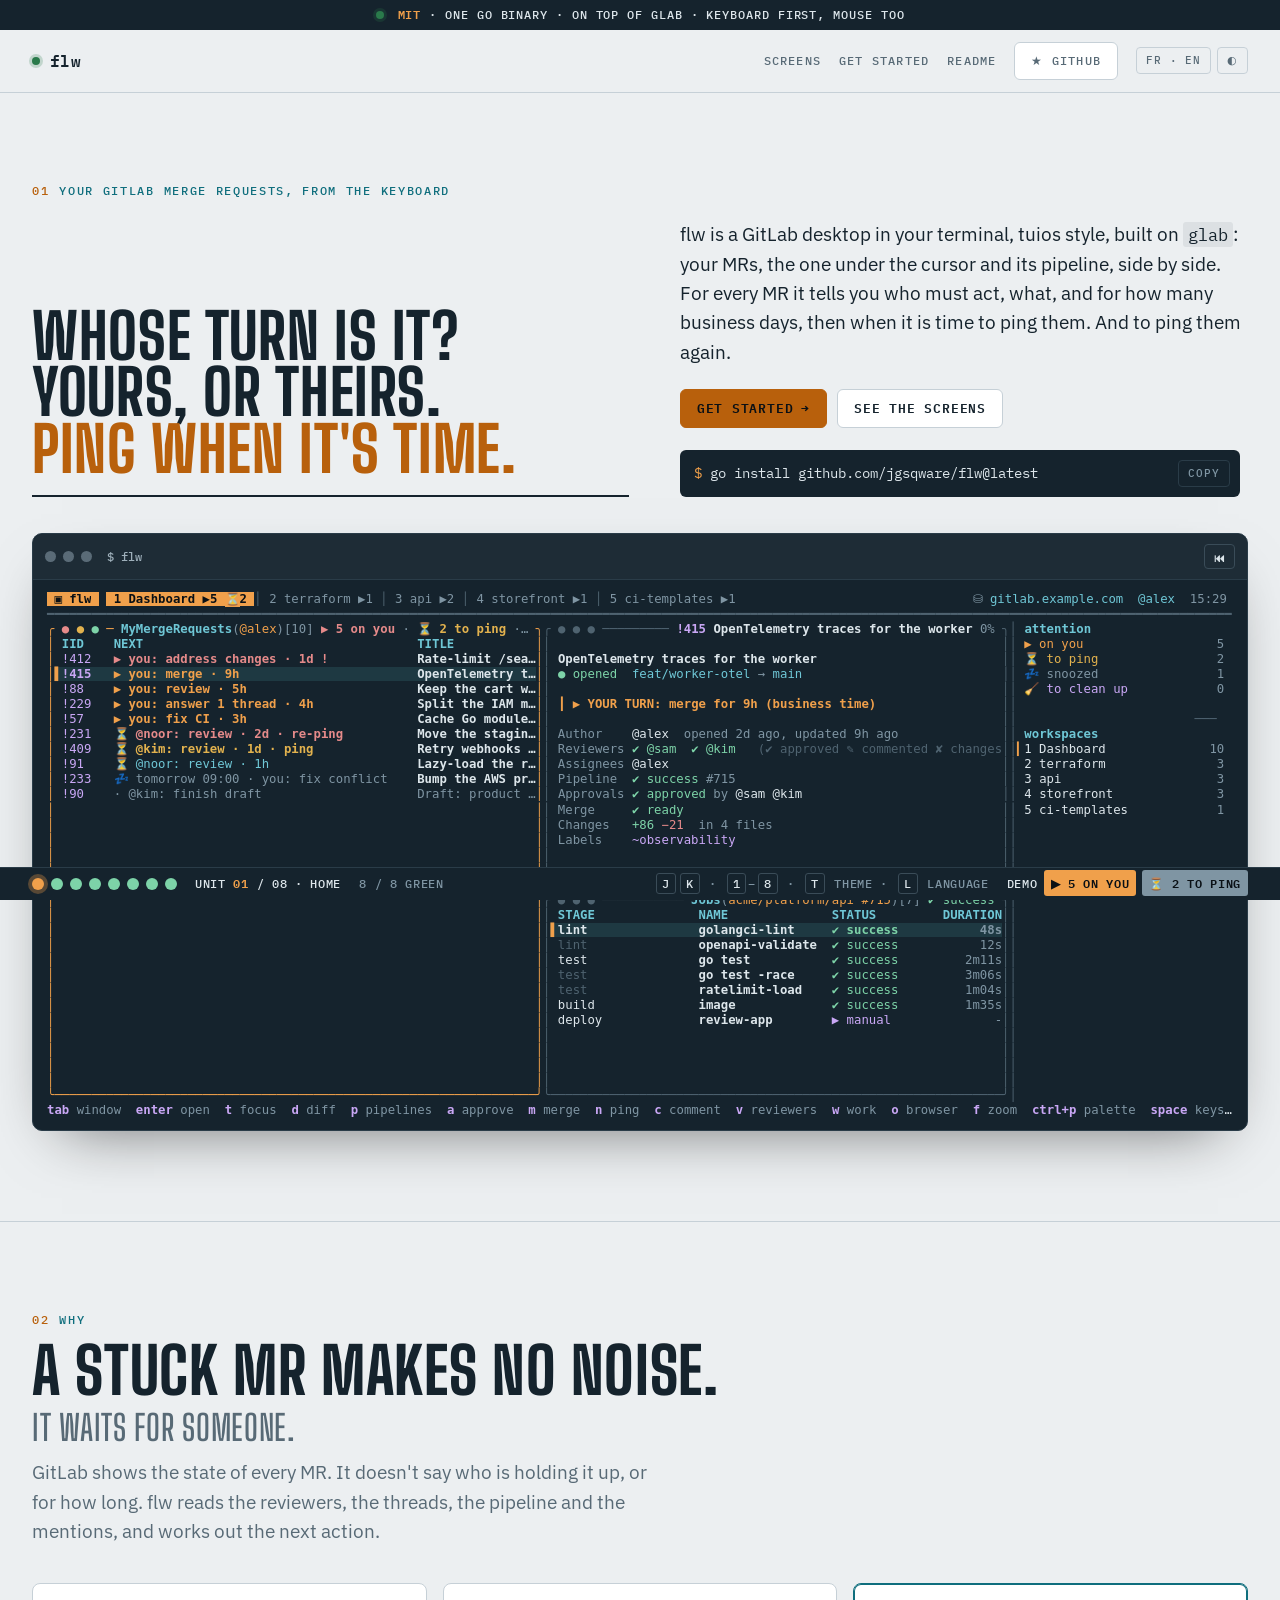
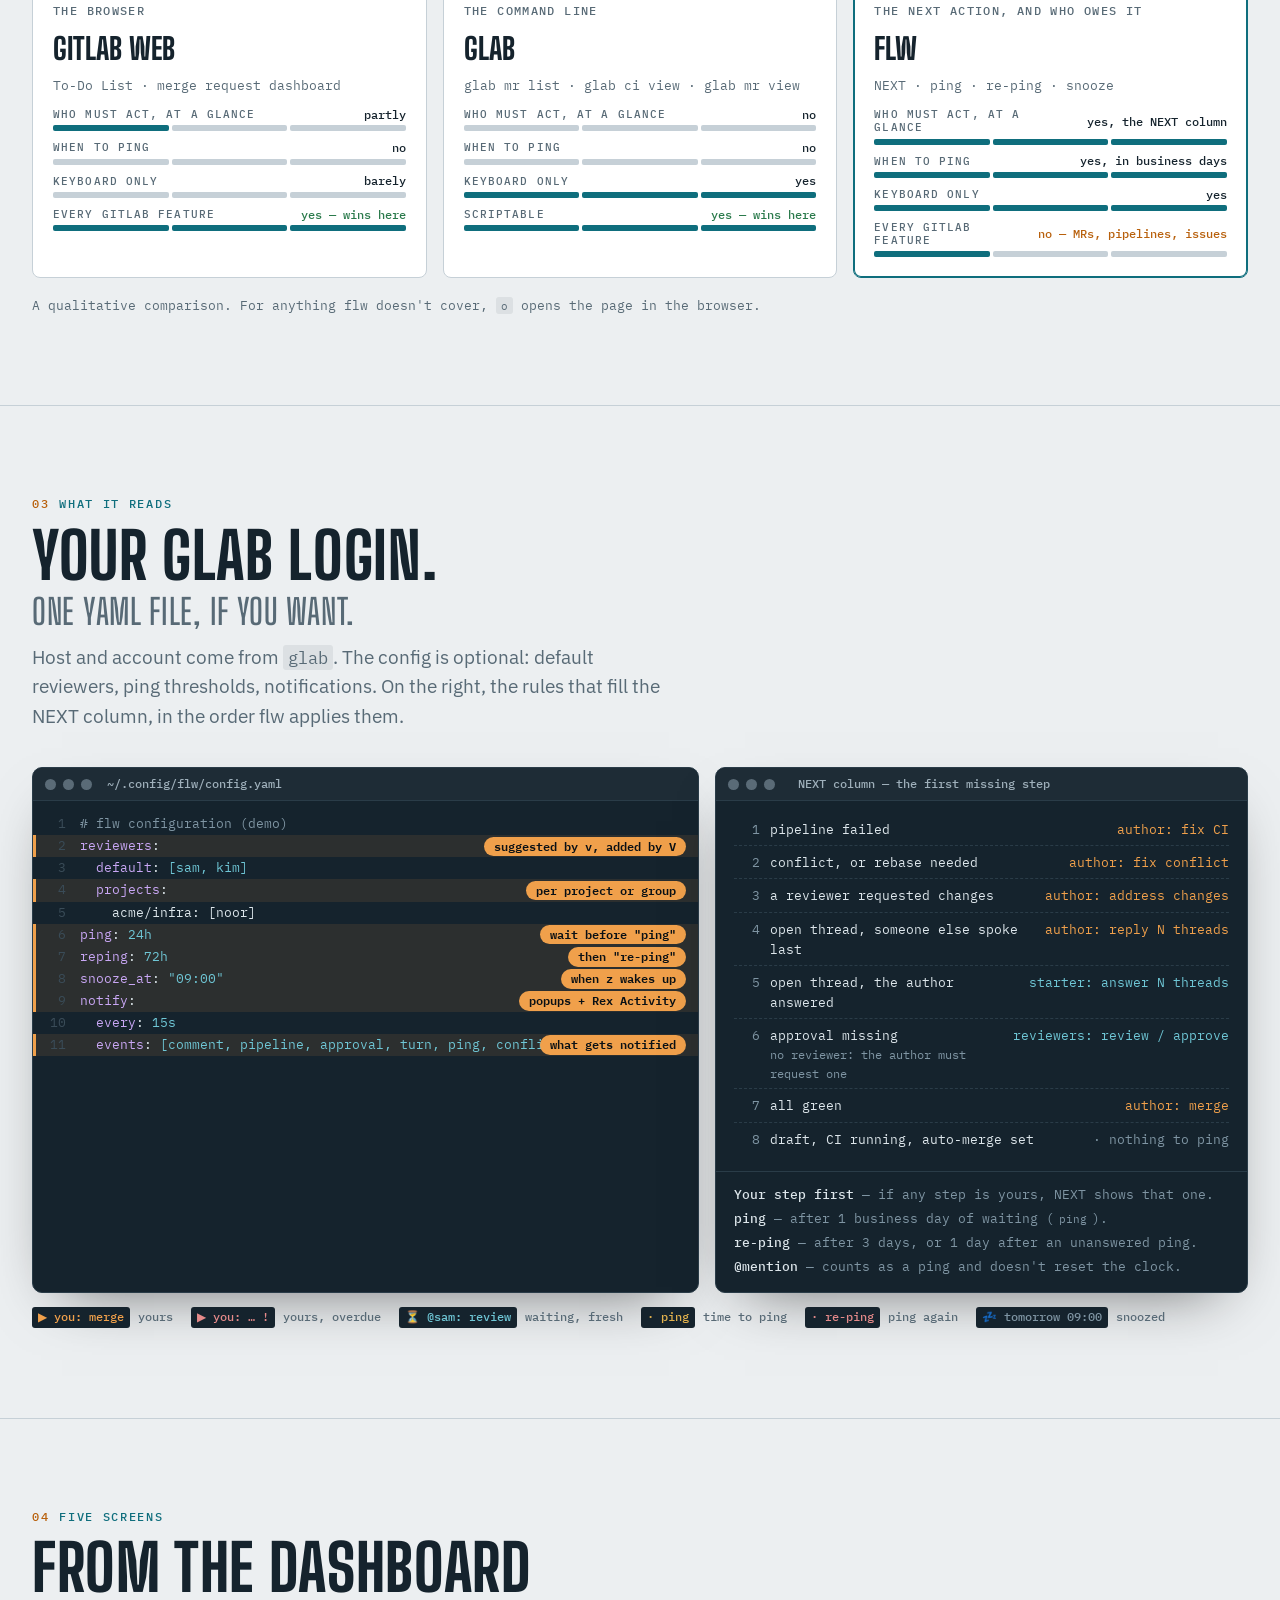
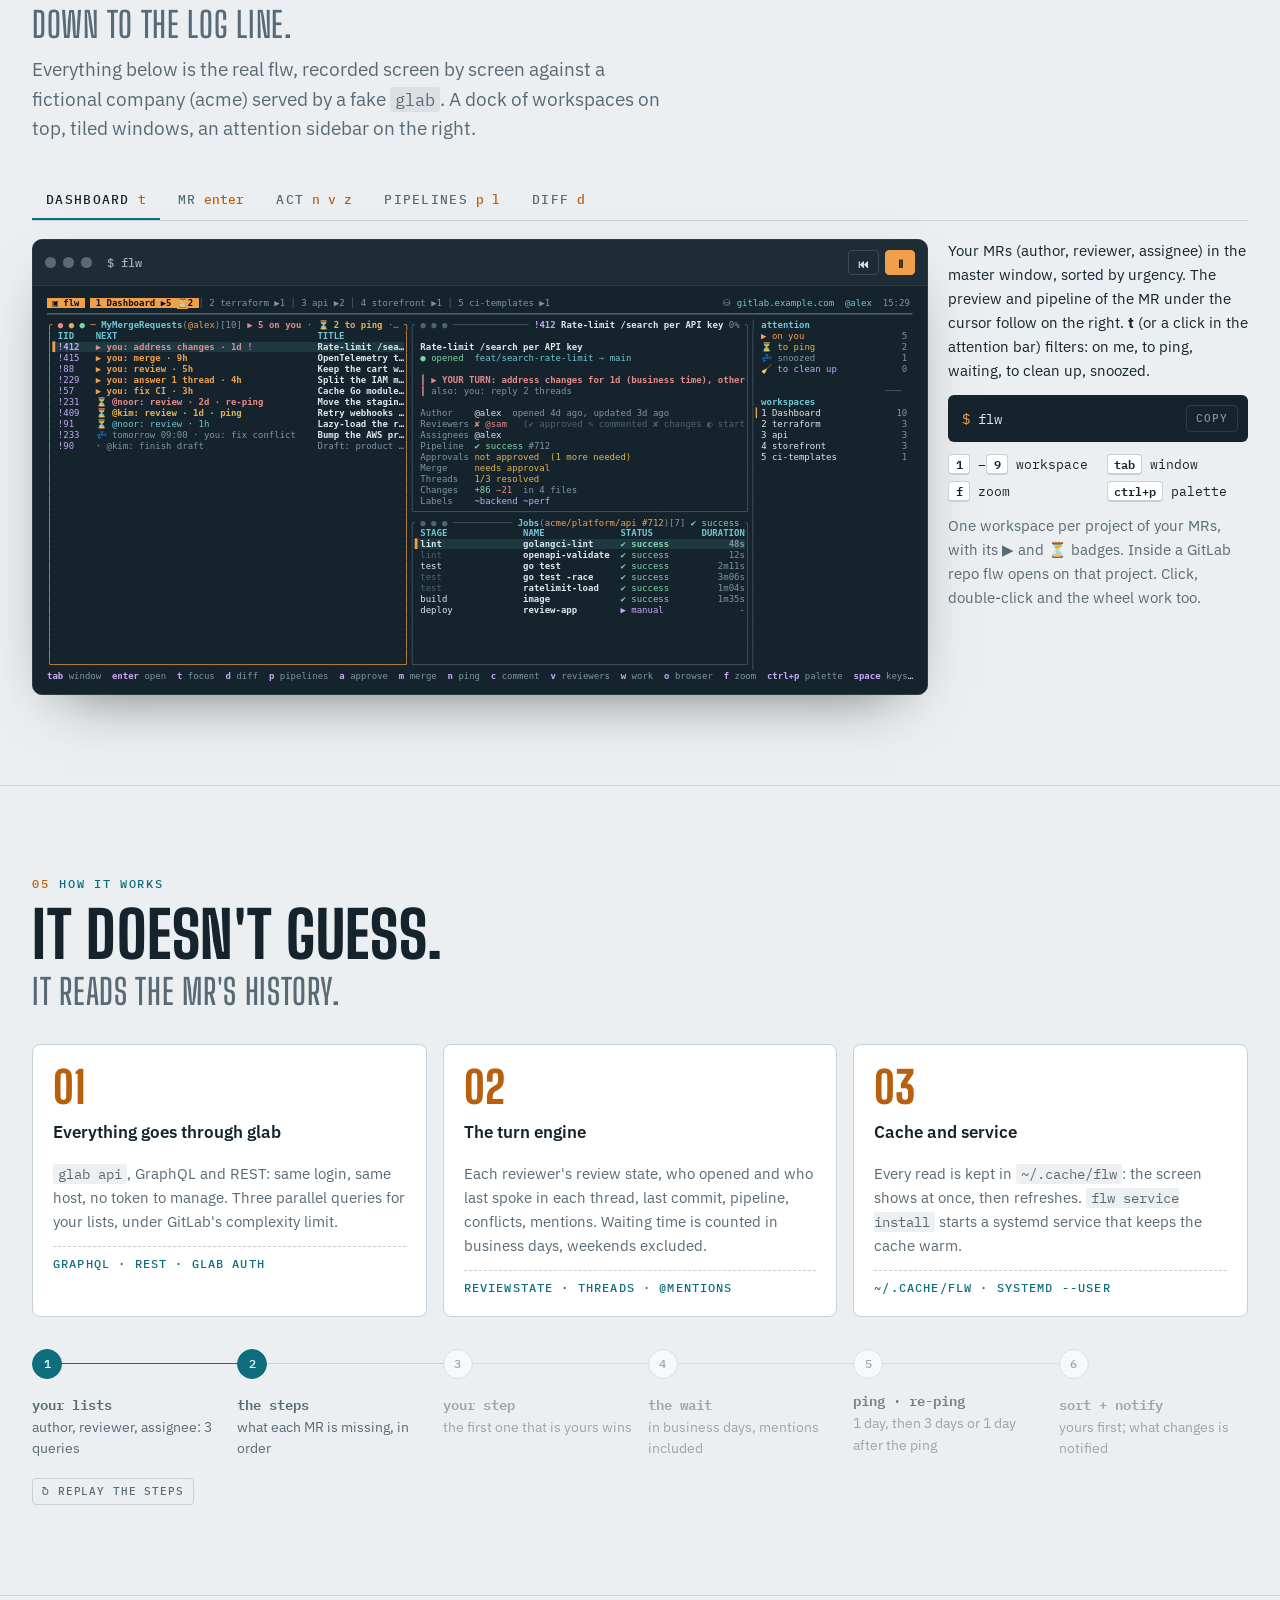
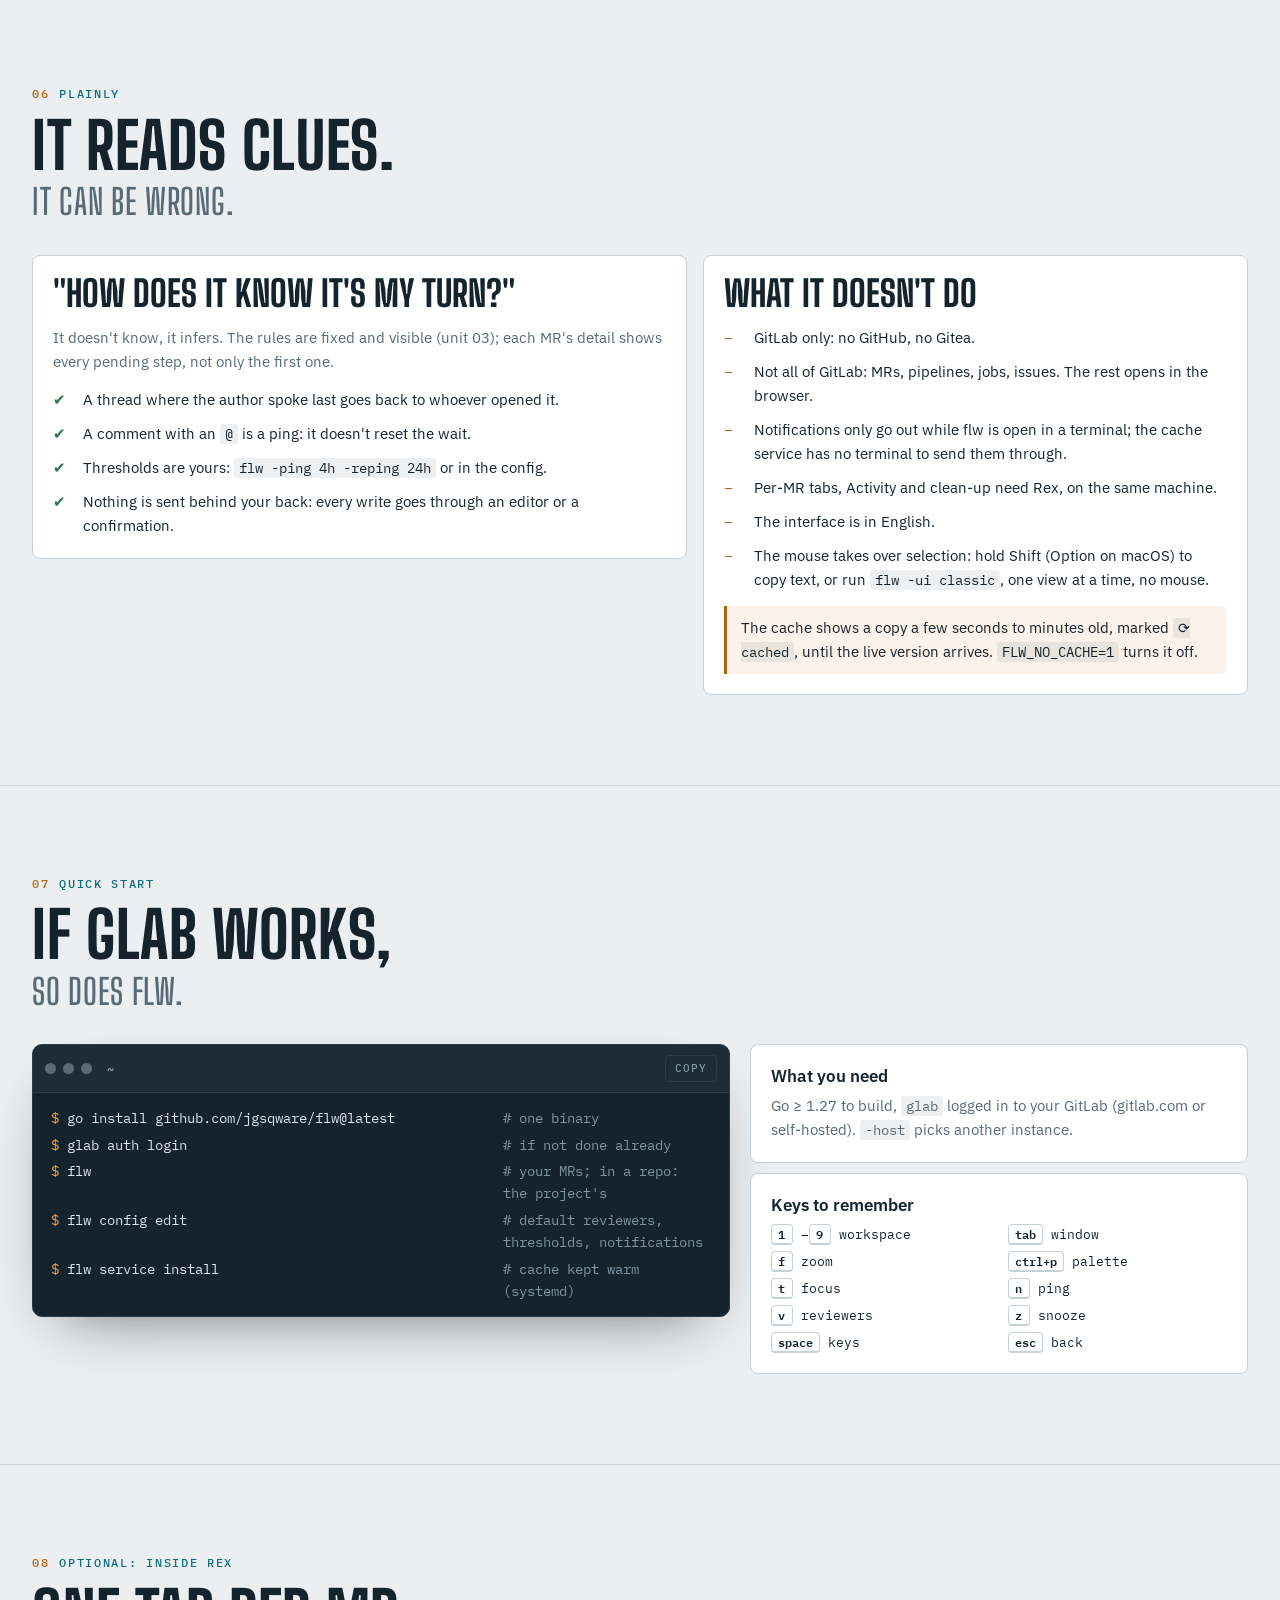
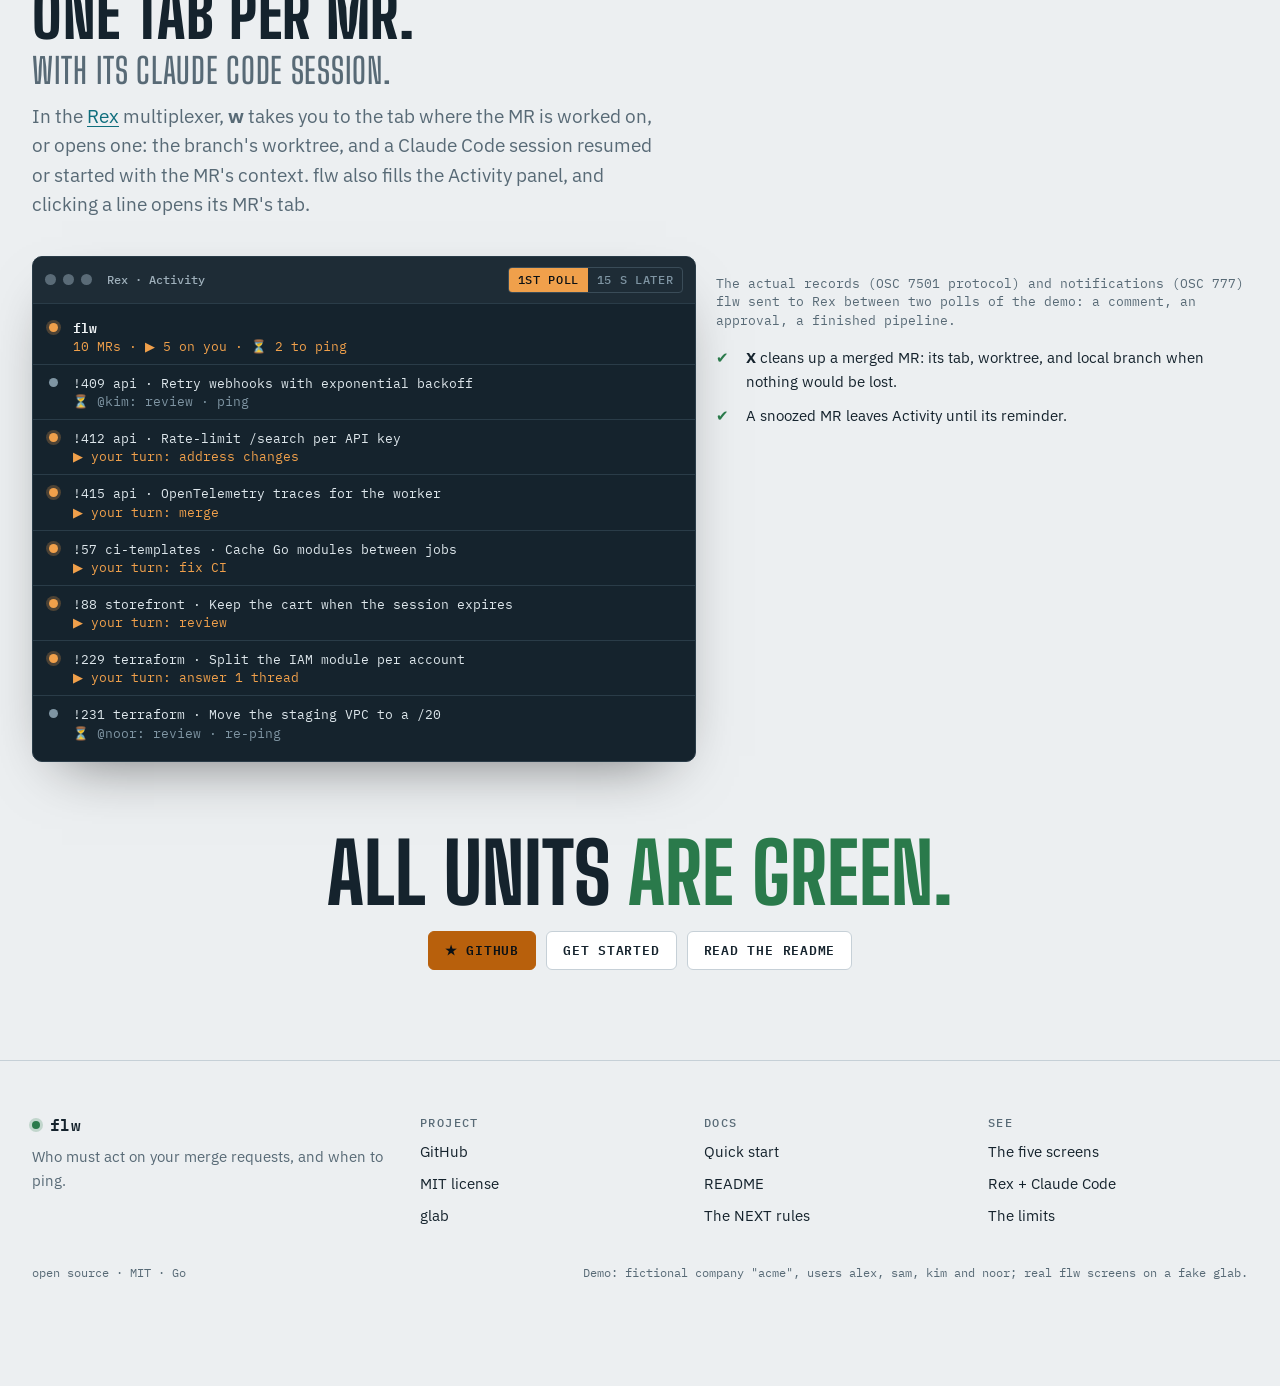
<file: site/index.html>
<!doctype html>
<html lang="en" data-lang="en">
<head>
<meta charset="utf-8">
<meta name="viewport" content="width=device-width, initial-scale=1, viewport-fit=cover">
<title>flw — whose turn is it?</title>
<meta name="description" content="A keyboard-driven GitLab TUI on top of glab. For every merge request it tells you who must act, what, and for how long, and when it is time to ping them. MIT, one Go binary.">
<meta property="og:title" content="flw — whose turn is it on your merge requests?">
<meta property="og:description" content="A k9s-style terminal UI for GitLab merge requests: a NEXT column that says who must act, ping and re-ping hints in business time, pipelines and logs, Rex tabs with Claude Code sessions.">
<meta property="og:type" content="website">
<link rel="icon" href="data:image/svg+xml,%3Csvg xmlns='http://www.w3.org/2000/svg' viewBox='0 0 32 32'%3E%3Crect width='32' height='32' rx='7' fill='%2315232D'/%3E%3Cpath d='M10 9l9 7-9 7z' fill='%23F0A04B'/%3E%3C/svg%3E">
<link rel="preconnect" href="https://fonts.googleapis.com">
<link rel="preconnect" href="https://fonts.gstatic.com" crossorigin>
<link rel="stylesheet" href="https://fonts.googleapis.com/css2?family=Big+Shoulders+Display:wght@600;800&family=IBM+Plex+Mono:wght@400;500;600&family=IBM+Plex+Sans:wght@400;500;600&display=swap">
<script>
  // language and theme before the first paint
  (function () {
    var d = document.documentElement, lang = null, theme = null;
    try { lang = localStorage.getItem('flw.lang'); theme = localStorage.getItem('flw.theme'); } catch (e) {}
    if (!lang) lang = /^fr\b/i.test(navigator.language || '') ? 'fr' : 'en';
    d.dataset.lang = lang; d.lang = lang;
    if (theme) d.dataset.theme = theme;
  })();
</script>
<style>
/* Rack room : une baie de serveurs. Ardoise, sarcelle = technique, ambre = mise en avant. */
:root {
  --font-display: "Big Shoulders Display", "Oswald", "Arial Narrow", sans-serif;
  --font-body: "IBM Plex Sans", system-ui, -apple-system, "Segoe UI", sans-serif;
  --font-mono: "IBM Plex Mono", ui-monospace, "SFMono-Regular", Menlo, Consolas, monospace;
  /* les rendus terminal ont besoin d'une police qui a tous les traits de cadre */
  --font-term: ui-monospace, "SFMono-Regular", "SF Mono", Menlo, Consolas, "Cascadia Mono", "DejaVu Sans Mono", "Liberation Mono", "Adwaita Mono", monospace;
  --bg: #ECEFF1; --surface: #FFFFFF; --ink: #15232D; --muted: #586A76; --line: #C6D0D7;
  --teal: #0F6E7D; --amber: #B8600C; --ok: #2A7A4B; --warn: #9A6200; --bad: #B23A3A;
  --code-bg: #15232D; --code-fg: #DDE6EB; --code-dim: #7F95A3; --code-line: #2A3C48; --code-top: #1E2C36;
  /* couleurs du terminal (toujours sur fond sombre) */
  --t-teal: #6FC7D6; --t-amber: #F0A04B; --t-ok: #7DD3A8; --t-fail: #E58A8A; --t-violet: #C9A7F5; --t-warn: #E2B24E; --t-dim: #7F95A3; --t-black: #0A1015; --t-white: #F2F6F8;
  --radius: 8px;
  color-scheme: light;
}
@media (prefers-color-scheme: dark) {
  :root:not([data-theme="light"]) {
    --bg: #0E161C; --surface: #15212A; --ink: #E3EAEE; --muted: #8DA0AC; --line: #283944;
    --teal: #4DB4C4; --amber: #F0A04B; --ok: #5DC28C; --warn: #E2B24E; --bad: #E58A8A;
    --code-bg: #0A1015; --code-fg: #DDE6EB; --code-line: #1E2C36; --code-top: #15212A;
    color-scheme: dark;
  }
}
:root[data-theme="dark"] {
  --bg: #0E161C; --surface: #15212A; --ink: #E3EAEE; --muted: #8DA0AC; --line: #283944;
  --teal: #4DB4C4; --amber: #F0A04B; --ok: #5DC28C; --warn: #E2B24E; --bad: #E58A8A;
  --code-bg: #0A1015; --code-fg: #DDE6EB; --code-line: #1E2C36; --code-top: #15212A;
  color-scheme: dark;
}
:root[data-lang="fr"] [data-l="en"], :root[data-lang="en"] [data-l="fr"] { display: none !important; }

* { box-sizing: border-box; }
html { scroll-behavior: smooth; scroll-padding-top: 72px; }
body { margin: 0; background: var(--bg); color: var(--ink); font: 400 15px/1.6 var(--font-body); -webkit-font-smoothing: antialiased; padding-bottom: 64px; overflow-x: hidden; }
.wrap { max-width: 1320px; margin: 0 auto; padding: 0 32px; }
@media (max-width: 640px) { .wrap { padding: 0 16px; } body { font-size: 14.5px; } }
a { color: var(--teal); text-underline-offset: 3px; }
h1, h2 { font-family: var(--font-display); text-transform: uppercase; line-height: .95; margin: 0; letter-spacing: .01em; text-wrap: balance; }
h2 { font-weight: 800; font-size: clamp(34px, 5vw, 64px); }
h2 .dim { display: block; color: var(--muted); font-weight: 600; font-size: .55em; margin-top: .25em; letter-spacing: .02em; }
h3 { font: 600 17px/1.3 var(--font-body); margin: 0 0 .4em; }
p { margin: 0; }
code { font-family: var(--font-mono); font-size: .9em; background: color-mix(in srgb, var(--ink) 7%, transparent); padding: 1px 5px; border-radius: 3px; }
.eyebrow { font: 500 12px/1.3 var(--font-mono); text-transform: uppercase; letter-spacing: .14em; color: var(--teal); display: flex; gap: 10px; align-items: baseline; flex-wrap: wrap; }
.eyebrow .num { color: var(--amber); }
.muted { color: var(--muted); }
.lead { font-size: clamp(16px, 1.5vw, 19px); line-height: 1.55; max-width: 58ch; }
.card { background: var(--surface); border: 1px solid var(--line); border-radius: var(--radius); padding: 20px; min-width: 0; }

/* Boutons */
.btn { display: inline-flex; align-items: center; gap: 8px; font: 600 13px/1 var(--font-mono); letter-spacing: .06em; text-transform: uppercase; text-decoration: none; padding: 12px 16px; border-radius: 6px; border: 1px solid var(--line); background: var(--surface); color: var(--ink); cursor: pointer; white-space: nowrap; }
.btn:hover { border-color: var(--muted); }
.btn.primary { background: var(--amber); border-color: var(--amber); color: var(--t-black); }
.btn.primary:hover { filter: brightness(1.06); }
.btns { display: flex; flex-wrap: wrap; gap: 10px; }
.iconbtn { font: 500 11px/1 var(--font-mono); letter-spacing: .08em; text-transform: uppercase; color: var(--muted); background: none; border: 1px solid var(--line); border-radius: 4px; padding: 7px 9px; cursor: pointer; }
.iconbtn:hover, .iconbtn[aria-pressed="true"] { color: var(--ink); border-color: var(--muted); }

/* Bandeau et navigation */
.strip { background: var(--code-bg); color: var(--code-fg); font: 500 11.5px/1 var(--font-mono); letter-spacing: .08em; text-transform: uppercase; }
.strip .wrap { display: flex; gap: 14px; align-items: center; justify-content: center; padding-block: 9px; flex-wrap: wrap; text-align: center; }
.strip b { color: var(--t-amber); font-weight: 600; }
.led { display: inline-block; width: 8px; height: 8px; border-radius: 50%; background: var(--ok); box-shadow: 0 0 0 3px color-mix(in srgb, var(--ok) 22%, transparent); flex: none; }
nav.top { position: sticky; top: 0; z-index: 20; background: color-mix(in srgb, var(--bg) 92%, transparent); backdrop-filter: blur(8px); border-bottom: 1px solid var(--line); }
nav.top .wrap { display: flex; align-items: center; gap: 18px; padding-block: 12px; }
.brand { display: flex; align-items: center; gap: 10px; font: 600 16px/1 var(--font-mono); color: var(--ink); text-decoration: none; letter-spacing: .02em; }
nav.top .links { display: flex; gap: 18px; margin-left: auto; align-items: center; }
nav.top .links a { font: 500 12px/1 var(--font-mono); text-transform: uppercase; letter-spacing: .1em; color: var(--muted); text-decoration: none; }
nav.top .links a:hover { color: var(--ink); }
nav.top .tools { display: flex; gap: 6px; }
@media (max-width: 760px) { nav.top .links a.opt { display: none; } }

/* Unités (sections) */
section.unit { padding-block: clamp(64px, 10vh, 120px); border-bottom: 1px solid var(--line); scroll-margin-top: 64px; }
.unit-head { display: grid; gap: 14px; margin-bottom: clamp(28px, 4vh, 44px); max-width: 900px; }

/* Héros */
.hero { padding-block: clamp(48px, 9vh, 104px) clamp(56px, 9vh, 96px); }
.hero .grid { display: grid; grid-template-columns: minmax(0, .95fr) minmax(0, 1.15fr); gap: clamp(28px, 4vw, 64px); align-items: center; }
@media (max-width: 1020px) { .hero .grid { grid-template-columns: minmax(0, 1fr); } }
.hero h1 { font-weight: 800; font-size: clamp(44px, 4.9vw, 80px); line-height: .9; padding-bottom: 18px; border-bottom: 2px solid var(--ink); }
.hero h1 span.l { display: block; }
.hero h1 .acc { color: var(--amber); }
.hero .copy { display: grid; gap: 22px; min-width: 0; }
.cmdline { display: flex; align-items: center; gap: 10px; background: var(--code-bg); color: var(--code-fg); border-radius: 6px; padding: 10px 10px 10px 14px; font: 400 13.5px/1.4 var(--font-mono); min-width: 0; max-width: 560px; }
.cmdline code { background: none; padding: 0; font-size: inherit; color: inherit; overflow-x: auto; white-space: nowrap; flex: 1; min-width: 0; }
.cmdline .p { color: var(--t-amber); }
.copybtn { font: 500 11px/1 var(--font-mono); text-transform: uppercase; letter-spacing: .08em; color: var(--t-dim); background: transparent; border: 1px solid var(--code-line); border-radius: 4px; padding: 7px 9px; cursor: pointer; flex: none; }
.copybtn:hover { color: var(--code-fg); border-color: var(--t-dim); }
.copybtn.done { color: var(--t-ok); border-color: var(--t-ok); }

/* Fenêtre de terminal + rendu ANSI */
.term { background: var(--code-bg); color: var(--code-fg); border-radius: 10px; overflow: hidden; border: 1px solid var(--code-line); box-shadow: 0 24px 60px -30px rgba(0,0,0,.6); min-width: 0; }
.term-top { display: flex; gap: 7px; align-items: center; padding: 10px 12px; background: var(--code-top); border-bottom: 1px solid var(--code-line); }
.term-top i { width: 11px; height: 11px; border-radius: 50%; background: #5A6B77; flex: none; }
.term-top span { margin-left: 8px; font: 500 12px/1 var(--font-mono); color: #9FB0BB; flex: 1; min-width: 0; overflow: hidden; text-overflow: ellipsis; white-space: nowrap; }
.term-top .ctl { margin-left: auto; display: flex; gap: 6px; flex: none; }
.screen { padding: 12px 14px; overflow-x: auto; overflow-y: hidden; }
pre.ansi { margin: 0; font-family: var(--font-term); line-height: 1.22; white-space: pre; color: var(--code-fg); font-size: 11px; }
pre.ansi .t { color: var(--t-teal); } pre.ansi .a { color: var(--t-amber); } pre.ansi .g { color: var(--t-ok); } pre.ansi .r { color: var(--t-fail); }
pre.ansi .v { color: var(--t-violet); } pre.ansi .d { color: var(--t-dim); } pre.ansi .y { color: var(--t-warn); } pre.ansi .k { color: var(--t-black); } pre.ansi .w { color: var(--t-white); }
pre.ansi .Bt { background: var(--t-teal); } pre.ansi .Ba { background: var(--t-amber); } pre.ansi .Bg { background: var(--t-ok); } pre.ansi .Br { background: var(--t-fail); } pre.ansi .Bv { background: var(--t-violet); } pre.ansi .Bd { background: var(--t-dim); }
pre.ansi .b { font-weight: 700; } pre.ansi .i { font-style: italic; }
.tbtn { font: 600 11px/1 var(--font-mono); color: var(--code-fg); background: transparent; border: 1px solid #3A4C58; border-radius: 4px; padding: 6px 9px; cursor: pointer; min-width: 30px; }
.tbtn:hover { border-color: var(--t-dim); }
.tbtn.main { background: var(--t-amber); border-color: var(--t-amber); color: var(--t-black); }

/* 02 — comparaison */
.compare { display: grid; grid-template-columns: repeat(3, minmax(0, 1fr)); gap: 16px; }
@media (max-width: 900px) { .compare { grid-template-columns: minmax(0, 1fr); } }
.compare .card { display: grid; gap: 14px; align-content: start; }
.compare .card.us { border-color: var(--teal); box-shadow: 0 0 0 1px var(--teal) inset; }
.compare .kind { font: 500 11.5px/1.3 var(--font-mono); text-transform: uppercase; letter-spacing: .12em; color: var(--muted); }
.compare h3 { font: 800 30px/1 var(--font-display); text-transform: uppercase; margin: 0; }
.compare .ex { font: 400 12.5px/1.4 var(--font-mono); color: var(--muted); }
.meters { display: grid; gap: 10px; margin: 0; }
.meter { display: grid; grid-template-columns: minmax(0, 1fr) auto; gap: 4px 12px; align-items: center; }
.meter dt { font: 500 11px/1.2 var(--font-mono); text-transform: uppercase; letter-spacing: .1em; color: var(--muted); }
.meter dd { margin: 0; font: 500 11.5px/1 var(--font-mono); text-align: right; }
.meter .bar { grid-column: 1 / -1; display: grid; grid-template-columns: repeat(3, 1fr); gap: 3px; }
.meter .bar i { height: 6px; border-radius: 2px; background: var(--line); }
.meter[data-v="1"] .bar i:nth-child(-n+1), .meter[data-v="2"] .bar i:nth-child(-n+2), .meter[data-v="3"] .bar i { background: var(--teal); }
.meter.win dd { color: var(--ok); }
.meter.lose dd { color: var(--amber); }
.note { font: 400 12.5px/1.5 var(--font-mono); color: var(--muted); margin-top: 18px; }

/* 03 — fichiers */
.files { display: grid; grid-template-columns: minmax(0, 1.25fr) minmax(0, 1fr); gap: 16px; }
@media (max-width: 1020px) { .files { grid-template-columns: minmax(0, 1fr); } }
.code { margin: 0; font: 400 13px/1.7 var(--font-mono); padding: 12px 0; overflow-x: auto; max-height: 560px; overflow-y: auto; }
.code .ln { display: grid; grid-template-columns: 44px minmax(0, 1fr) auto; align-items: center; padding-right: 12px; border-left: 3px solid transparent; transition: background .2s; }
.code .ln > b { font-weight: 400; color: #3A4C58; text-align: right; padding-right: 14px; user-select: none; }
.code .ln > span { white-space: pre; }
.code .ln.mark { background: color-mix(in srgb, var(--t-amber) 10%, transparent); border-left-color: var(--t-amber); }
.code .ln.mark.hot { background: color-mix(in srgb, var(--t-amber) 24%, transparent); }
.code .tag { font: 600 11.5px/1 var(--font-mono); background: var(--t-amber); color: var(--t-black); border-radius: 999px; padding: 4px 10px; white-space: nowrap; margin-left: 10px; }
.code .h { color: var(--t-amber); } .code .c { color: var(--t-dim); } .code .k { color: var(--t-violet); } .code .s { color: var(--t-teal); } .code .em { color: var(--t-teal); font-weight: 600; } .code .cd { color: var(--t-amber); }

/* 04 — sorties : onglets */
.tabs { display: flex; gap: 4px; border-bottom: 1px solid var(--line); margin-bottom: 18px; overflow-x: auto; }
.tabs button { font: 500 13px/1 var(--font-mono); text-transform: uppercase; letter-spacing: .1em; color: var(--muted); background: none; border: 0; border-bottom: 2px solid transparent; padding: 14px 14px 12px; cursor: pointer; white-space: nowrap; display: flex; gap: 8px; align-items: center; }
.tabs button .ext { color: var(--amber); text-transform: none; letter-spacing: 0; }
.tabs button[aria-selected="true"] { color: var(--ink); border-color: var(--teal); }
.tabpanel[hidden] { display: none; }
.panel-grid { display: grid; grid-template-columns: minmax(0, 1fr) 300px; gap: 20px; align-items: start; }
@media (max-width: 1020px) { .panel-grid { grid-template-columns: minmax(0, 1fr); } }
.side { display: grid; gap: 12px; }
.side .cmdline { max-width: none; }
.frame { border: 1px solid var(--line); border-radius: 10px; overflow: hidden; background: var(--surface); }
.frame .bar { display: flex; gap: 10px; align-items: center; padding: 9px 12px; border-bottom: 1px solid var(--line); font: 400 12px/1 var(--font-mono); color: var(--muted); }
.frame .bar .url { flex: 1; min-width: 0; background: var(--bg); border-radius: 999px; padding: 6px 12px; overflow: hidden; text-overflow: ellipsis; white-space: nowrap; }
.frame iframe { display: block; width: 100%; height: min(72vh, 640px); border: 0; background: var(--bg); }
.slidepos { font: 500 11.5px/1 var(--font-mono); color: var(--t-dim); }

/* 05 — comment ça marche */
.how { display: grid; grid-template-columns: repeat(3, minmax(0, 1fr)); gap: 16px; }
@media (max-width: 900px) { .how { grid-template-columns: minmax(0, 1fr); } }
.how .card { display: grid; gap: 12px; align-content: start; }
.how .n { font: 800 44px/1 var(--font-display); color: var(--amber); }
.how .wire { font: 500 11.5px/1.3 var(--font-mono); color: var(--teal); text-transform: uppercase; letter-spacing: .1em; border-top: 1px dashed var(--line); padding-top: 10px; }
ol.pipe { --n: 5; list-style: none; margin: 32px 0 0; padding: 0; display: grid; grid-template-columns: repeat(var(--n), minmax(0, 1fr)); gap: 16px; counter-reset: step; }
ol.pipe > li { counter-increment: step; position: relative; padding-top: 42px; opacity: .55; transition: opacity .3s; }
ol.pipe > li.lit { opacity: 1; }
ol.pipe > li::before { content: counter(step); position: absolute; top: 0; left: 0; width: 28px; height: 28px; border-radius: 50%; display: grid; place-items: center; font: 500 12px/1 var(--font-mono); border: 1px solid var(--line); background: var(--surface); color: var(--muted); transition: background .3s, color .3s, border-color .3s; z-index: 1; }
ol.pipe > li::after { content: ""; position: absolute; top: 14px; left: 28px; right: -16px; height: 1px; background: var(--line); }
ol.pipe > li:last-child::after { display: none; }
ol.pipe > li.lit::before { background: var(--teal); border-color: var(--teal); color: var(--surface); }
ol.pipe > li.lit:has(+ li.lit)::after { background: var(--teal); }
ol.pipe b { display: block; font: 600 14px/1.3 var(--font-mono); }
ol.pipe span { display: block; font-size: 13.5px; color: var(--muted); margin-top: 4px; }
@media (max-width: 860px) {
  ol.pipe { grid-template-columns: minmax(0, 1fr); }
  ol.pipe > li { padding: 0 0 0 44px; }
  ol.pipe > li::after { top: 28px; left: 14px; right: auto; width: 1px; height: calc(100% - 12px); }
}

/* 06 — honnête */
.honest { display: grid; grid-template-columns: minmax(0, 1.2fr) minmax(0, 1fr); gap: 16px; align-items: start; }
@media (max-width: 1020px) { .honest { grid-template-columns: minmax(0, 1fr); } }
.qa { display: grid; gap: 14px; }
.qa .q { font: 800 clamp(26px, 3vw, 36px)/1 var(--font-display); text-transform: uppercase; }
.checks { list-style: none; margin: 0; padding: 0; display: grid; gap: 10px; }
.checks li { display: grid; grid-template-columns: 22px minmax(0, 1fr); gap: 8px; }
.checks li::before { content: "✔"; color: var(--ok); font-family: var(--font-mono); }
.checks.no li::before { content: "–"; color: var(--amber); }
.callout { border-left: 3px solid var(--amber); padding: 10px 14px; background: color-mix(in srgb, var(--amber) 8%, transparent); border-radius: 0 6px 6px 0; }
.replaybar { overflow-x: auto; border-radius: 6px; background: var(--code-bg); padding: 10px 12px; }

/* 07 — démarrer */
.qs { display: grid; grid-template-columns: minmax(0, 1.4fr) minmax(0, 1fr); gap: 20px; align-items: start; }
@media (max-width: 1020px) { .qs { grid-template-columns: minmax(0, 1fr); } }
.qsl { padding: 14px 18px; display: grid; gap: 4px; font: 400 14px/1.6 var(--font-mono); color: var(--code-fg); }
.qsl > div { display: grid; grid-template-columns: 31em minmax(0, 1fr); gap: 4px 18px; }
.qsl > div > span:first-child { white-space: nowrap; }
.qsl .p { color: var(--t-amber); } .qsl .c { color: var(--t-dim); }
@media (max-width: 760px) { .qsl > div { grid-template-columns: minmax(0, 1fr); margin-bottom: 8px; } }
.req { display: grid; gap: 10px; }

/* 08 — Claude Code */
.cc { display: grid; grid-template-columns: minmax(0, 1fr) minmax(0, 1fr); gap: 20px; align-items: start; }
@media (max-width: 1020px) { .cc { grid-template-columns: minmax(0, 1fr); } }
.ccout { padding: 18px 20px; font: 400 13.5px/1.75 var(--font-mono); color: var(--code-fg); overflow-x: auto; }
.ccout .hdr { display: inline-block; border: 1.5px solid #D97757; border-radius: 6px; padding: 6px 14px; margin-bottom: 12px; }
.ccout .star { color: #D97757; }
.ccout .prompt { background: #1A2731; border-radius: 4px; padding: 6px 10px; margin-bottom: 10px; white-space: nowrap; }
.ccout .sl { color: #D97757; font-weight: 600; }
.ccout .tool { white-space: nowrap; } .ccout .tool .dot { color: var(--t-ok); } .ccout .tool b { font-weight: 600; }
.ccout .res { color: var(--t-dim); padding-left: 22px; white-space: nowrap; }
.ccout .okl { color: var(--t-ok); padding-left: 22px; white-space: nowrap; }
.ccout .okl span { color: var(--code-fg); }
video { width: 100%; border-radius: 10px; border: 1px solid var(--line); display: block; background: var(--code-bg); }
.clear { margin-top: clamp(48px, 8vh, 88px); text-align: center; display: grid; gap: 18px; justify-items: center; }
.clear .big { font: 800 clamp(40px, 6.5vw, 96px)/.95 var(--font-display); text-transform: uppercase; }
.clear .big .acc { color: var(--ok); }

/* Pied */
footer { padding-block: 56px 40px; }
footer .grid { display: grid; grid-template-columns: minmax(0, 1.4fr) repeat(3, minmax(0, 1fr)); gap: 24px; }
@media (max-width: 860px) { footer .grid { grid-template-columns: repeat(2, minmax(0, 1fr)); } }
footer h4 { font: 500 11.5px/1 var(--font-mono); text-transform: uppercase; letter-spacing: .12em; color: var(--muted); margin: 0 0 12px; }
footer ul { list-style: none; margin: 0; padding: 0; display: grid; gap: 8px; }
footer a { color: var(--ink); text-decoration: none; }
footer a:hover { color: var(--teal); }
footer .fine { margin-top: 36px; font: 400 12px/1.5 var(--font-mono); color: var(--muted); display: flex; gap: 16px; flex-wrap: wrap; justify-content: space-between; }

/* Bandeau bas : rangée de LED de la baie */
.hud { position: fixed; left: 0; right: 0; bottom: 0; z-index: 30; background: var(--code-bg); color: var(--code-fg); border-top: 1px solid var(--code-line); font: 500 11.5px/1 var(--font-mono); letter-spacing: .06em; text-transform: uppercase; }
.hud .wrap { display: flex; align-items: center; gap: 18px; padding-block: 10px; max-width: none; }
.hud .leds { display: flex; gap: 7px; }
.hud .leds button { width: 12px; height: 12px; border-radius: 50%; border: 0; padding: 0; background: #283944; cursor: pointer; }
.hud .leds button.seen { background: var(--t-ok); }
.hud .leds button.cur { background: var(--t-amber); box-shadow: 0 0 0 4px color-mix(in srgb, var(--t-amber) 30%, transparent); }
.hud .unitname { white-space: nowrap; }
.hud .unitname b { color: var(--t-amber); font-weight: 600; }
.hud .keys { color: var(--t-dim); margin-left: auto; white-space: nowrap; }
.hud .keys kbd { font: inherit; color: var(--code-fg); border: 1px solid #3A4C58; border-radius: 3px; padding: 2px 5px; margin: 0 2px; }
.hud .run { white-space: nowrap; }
.hud .run .st { padding: 3px 7px; border-radius: 3px; color: var(--t-black); font-weight: 600; background: var(--t-amber); margin-left: 6px; }
.hud .run .st.okst { background: var(--t-ok); }
.hud .count { color: var(--t-dim); white-space: nowrap; }
@media (max-width: 980px) { .hud .keys { display: none; } .hud .run { margin-left: auto; } }
@media (max-width: 560px) { .hud .count, .hud .unitname span { display: none; } .hud .wrap { gap: 12px; } }

:focus-visible { outline: 2px solid var(--teal); outline-offset: 2px; }
@media (prefers-reduced-motion: reduce) { html { scroll-behavior: auto; } * { transition: none !important; animation: none !important; } }

/* ---- flw additions ---- */
/* hero: copy on top in two columns, the TUI full width below (it is 136 columns wide) */
.hero .grid { grid-template-columns: minmax(0, 1fr); gap: clamp(28px, 4vh, 44px); }
.hero .copy { grid-template-columns: minmax(0, 1.05fr) minmax(0, 1fr); column-gap: clamp(28px, 4vw, 64px); align-items: end; }
.hero .copy .eyebrow, .hero .copy h1 { grid-column: 1; }
.hero .copy h1 { grid-row: 2 / span 3; align-self: end; }
.hero .copy .lead, .hero .copy .btns, .hero .copy .cmdline { grid-column: 2; }
@media (max-width: 1020px) { .hero .copy { grid-template-columns: minmax(0, 1fr); } .hero .copy > * { grid-column: 1 !important; grid-row: auto !important; } }
pre.ansi .w2 { display: inline-block; width: 2ch; text-align: center; overflow: hidden; vertical-align: top; }
.hero .copy .lead { grid-row: 2; } .hero .copy .btns { grid-row: 3; } .hero .copy .cmdline { grid-row: 4; }
.screen { scrollbar-width: thin; scrollbar-color: #3A4C58 transparent; }
@media (max-width: 560px) { .hud .run { display: none; } }
pre.ansi .d2 { color: #4F6370; }
pre.ansi .Bs { background: #1E3942; }
pre.ansi .Bt { color: var(--t-black); }
.hud .run .st.idle { background: var(--t-dim); }
.rules { list-style: none; margin: 0; padding: 14px 18px 16px; display: grid; gap: 2px; font: 400 13px/1.55 var(--font-mono); color: var(--code-fg); counter-reset: r; }
.rules li { counter-increment: r; display: grid; grid-template-columns: 26px minmax(0, 1fr) auto; gap: 10px; align-items: baseline; padding: 5px 0; border-bottom: 1px dashed var(--code-line); }
.rules li:last-child { border-bottom: 0; }
.rules li::before { content: counter(r); color: var(--t-dim); text-align: right; }
.rules .who { color: var(--t-amber); white-space: nowrap; }
.rules .who.them { color: var(--t-teal); }
.rules .who.none { color: var(--t-dim); }
.rules small { display: block; color: var(--t-dim); font-size: 12px; }
.rulefoot { padding: 12px 18px 16px; border-top: 1px solid var(--code-line); font: 400 12.5px/1.6 var(--font-mono); color: var(--t-dim); display: grid; gap: 4px; }
.rulefoot b { color: var(--code-fg); font-weight: 500; }
.legend { display: flex; flex-wrap: wrap; gap: 8px 18px; margin-top: 14px; font: 500 12px/1.4 var(--font-mono); color: var(--muted); }
.legend span { display: inline-flex; gap: 8px; align-items: center; }
.legend i { font-style: normal; padding: 2px 6px; border-radius: 3px; background: var(--code-bg); }
.legend .a { color: var(--t-amber); } .legend .r { color: var(--t-fail); } .legend .t { color: var(--t-teal); } .legend .y { color: var(--t-warn); } .legend .d { color: var(--t-dim); }
/* 08 — Rex Activity panel and notifications (from real records) */
.rexgrid { display: grid; grid-template-columns: minmax(0, 1.25fr) minmax(0, 1fr); gap: 20px; align-items: start; }
@media (max-width: 1020px) { .rexgrid { grid-template-columns: minmax(0, 1fr); } }
.activity { padding: 6px 0 10px; }
.activity .row { display: grid; grid-template-columns: 14px minmax(0, 1fr); gap: 10px; padding: 9px 16px; border-bottom: 1px solid var(--code-line); font: 400 12.5px/1.45 var(--font-mono); }
.activity .row:last-child { border-bottom: 0; }
.activity .dot { width: 9px; height: 9px; border-radius: 50%; margin-top: 4px; background: var(--t-dim); }
.activity .blocked .dot { background: var(--t-amber); box-shadow: 0 0 0 3px color-mix(in srgb, var(--t-amber) 25%, transparent); }
.activity .done .dot { background: var(--t-ok); }
.activity .error .dot { background: var(--t-fail); }
.activity .ttl { color: var(--code-fg); overflow: hidden; text-overflow: ellipsis; white-space: nowrap; }
.activity .msg { color: var(--t-dim); }
.activity .blocked .msg { color: var(--t-amber); }
.activity .done .msg { color: var(--t-ok); }
.activity .root .ttl { color: var(--t-white); font-weight: 600; }
.activity .row.new { background: color-mix(in srgb, var(--t-ok) 9%, transparent); }
.seg { display: inline-flex; border: 1px solid #3A4C58; border-radius: 4px; overflow: hidden; }
.seg button { font: 500 11px/1 var(--font-mono); text-transform: uppercase; letter-spacing: .06em; color: var(--t-dim); background: none; border: 0; padding: 6px 9px; cursor: pointer; }
.seg button[aria-pressed="true"] { background: var(--t-amber); color: var(--t-black); }
.term-top .seg span { color: inherit; margin: 0; flex: none; overflow: visible; }
.toasts { display: grid; gap: 10px; }
.toast { display: grid; grid-template-columns: 34px minmax(0, 1fr); gap: 12px; align-items: center; background: var(--surface); border: 1px solid var(--line); border-radius: 12px; padding: 12px 14px; box-shadow: 0 10px 30px -18px rgba(0,0,0,.45); opacity: 0; transform: translateY(8px); transition: opacity .35s, transform .35s; }
.toast.on { opacity: 1; transform: none; }
.toast .ico { width: 34px; height: 34px; border-radius: 8px; background: var(--code-bg); display: grid; place-items: center; color: var(--t-amber); font: 600 15px/1 var(--font-mono); }
.toast b { display: block; font: 600 13px/1.3 var(--font-body); }
.toast span { display: block; font-size: 13px; color: var(--muted); overflow-wrap: anywhere; }
.keysgrid { display: grid; grid-template-columns: repeat(2, minmax(0, 1fr)); gap: 6px 18px; font: 400 13px/1.5 var(--font-mono); }
.keysgrid kbd { font: 600 12px/1 var(--font-mono); border: 1px solid var(--line); border-bottom-width: 2px; border-radius: 4px; padding: 3px 6px; margin-right: 8px; background: var(--surface); display: inline-block; min-width: 22px; text-align: center; }
@media (max-width: 560px) { .keysgrid { grid-template-columns: minmax(0, 1fr); } }
</style>
</head>
<body>

<div class="strip"><div class="wrap">
  <span class="led" aria-hidden="true"></span>
  <span><b>MIT</b> · <span data-l="fr">un seul binaire Go</span><span data-l="en">one Go binary</span> · <span data-l="fr">sur glab</span><span data-l="en">on top of glab</span> · <span data-l="fr">clavier d'abord, souris aussi</span><span data-l="en">keyboard first, mouse too</span></span>
</div></div>

<nav class="top" aria-label="Navigation">
  <div class="wrap">
    <a class="brand" href="#u1"><span class="led" aria-hidden="true"></span>flw</a>
    <div class="links">
      <a class="opt" href="#u4"><span data-l="fr">écrans</span><span data-l="en">screens</span></a>
      <a class="opt" href="#u7"><span data-l="fr">démarrer</span><span data-l="en">get started</span></a>
      <a class="opt" href="https://github.com/jgsqware/flw#readme">README</a>
      <a class="btn" href="https://github.com/jgsqware/flw">★ GitHub</a>
      <div class="tools">
        <button class="iconbtn" id="langBtn" type="button" aria-label="Language / langue">FR · EN</button>
        <button class="iconbtn" id="themeBtn" type="button" aria-label="Light / dark theme">◐</button>
      </div>
    </div>
  </div>
</nav>

<main>
<!-- 01 — hero -->
<section class="unit hero" id="u1" data-name-fr="accueil" data-name-en="home">
  <div class="wrap grid">
    <div class="copy">
      <div class="eyebrow"><span class="num">01</span><span data-l="fr">vos merge requests GitLab, au clavier</span><span data-l="en">your GitLab merge requests, from the keyboard</span></div>
      <h1>
        <span data-l="fr"><span class="l">À qui la balle&nbsp;?</span><span class="l">À toi, ou à eux.</span><span class="l acc">Relance au bon moment.</span></span>
        <span data-l="en"><span class="l">Whose turn is it?</span><span class="l">Yours, or theirs.</span><span class="l acc">Ping when it's time.</span></span>
      </h1>
      <p class="lead">
        <span data-l="fr">flw est un bureau GitLab dans le terminal, façon tuios, construit sur <code>glab</code> : vos MR, l'aperçu de celle sous le curseur et son pipeline, côte à côte. Pour chaque MR, il dit qui doit agir, quoi, et depuis combien de jours ouvrés, puis quand il est temps de relancer. Et une deuxième fois.</span>
        <span data-l="en">flw is a GitLab desktop in your terminal, tuios style, built on <code>glab</code>: your MRs, the one under the cursor and its pipeline, side by side. For every MR it tells you who must act, what, and for how many business days, then when it is time to ping them. And to ping them again.</span>
      </p>
      <div class="btns">
        <a class="btn primary" href="#u7"><span data-l="fr">Démarrer</span><span data-l="en">Get started</span> →</a>
        <a class="btn" href="#u4"><span data-l="fr">Voir les écrans</span><span data-l="en">See the screens</span></a>
      </div>
      <div class="cmdline"><code><span class="p">$ </span>go install github.com/jgsqware/flw@latest</code><button class="copybtn" type="button" data-copy="go install github.com/jgsqware/flw@latest">copy</button></div>
    </div>
    <div class="term" aria-label="flw">
      <div class="term-top"><i></i><i></i><i></i><span>$ flw</span>
        <div class="ctl"><button class="tbtn" type="button" data-player="hero" data-act="restart" aria-label="Restart">⏮</button></div>
      </div>
      <div class="screen"><pre class="ansi" data-fit="160" data-max="15" id="heroScreen" aria-hidden="true"></pre></div>
    </div>
  </div>
</section>

<!-- 02 — why -->
<section class="unit" id="u2" data-name-fr="pourquoi" data-name-en="why">
  <div class="wrap">
    <div class="unit-head">
      <div class="eyebrow"><span class="num">02</span><span data-l="fr">pourquoi</span><span data-l="en">why</span></div>
      <h2><span data-l="fr">Une MR bloquée ne fait pas de bruit.<span class="dim">Elle attend quelqu'un.</span></span><span data-l="en">A stuck MR makes no noise.<span class="dim">It waits for someone.</span></span></h2>
      <p class="lead muted"><span data-l="fr">GitLab montre l'état de chaque MR. Il ne dit pas qui la bloque, ni depuis combien de temps. flw lit les reviewers, les fils de discussion, le pipeline et les mentions, et en tire la prochaine action.</span><span data-l="en">GitLab shows the state of every MR. It doesn't say who is holding it up, or for how long. flw reads the reviewers, the threads, the pipeline and the mentions, and works out the next action.</span></p>
    </div>
    <div class="compare">
      <article class="card">
        <div class="kind"><span data-l="fr">le navigateur</span><span data-l="en">the browser</span></div>
        <h3><span data-l="fr">GitLab web</span><span data-l="en">GitLab web</span></h3>
        <div class="ex">To-Do List · merge request dashboard</div>
        <dl class="meters">
          <div class="meter" data-v="1"><dt><span data-l="fr">qui doit agir, d'un coup d'œil</span><span data-l="en">who must act, at a glance</span></dt><dd><span data-l="fr">en partie</span><span data-l="en">partly</span></dd><div class="bar"><i></i><i></i><i></i></div></div>
          <div class="meter" data-v="0"><dt><span data-l="fr">quand relancer</span><span data-l="en">when to ping</span></dt><dd><span data-l="fr">non</span><span data-l="en">no</span></dd><div class="bar"><i></i><i></i><i></i></div></div>
          <div class="meter" data-v="0"><dt><span data-l="fr">au clavier</span><span data-l="en">keyboard only</span></dt><dd><span data-l="fr">peu</span><span data-l="en">barely</span></dd><div class="bar"><i></i><i></i><i></i></div></div>
          <div class="meter win" data-v="3"><dt><span data-l="fr">toutes les fonctions GitLab</span><span data-l="en">every GitLab feature</span></dt><dd><span data-l="fr">oui — gagne ici</span><span data-l="en">yes — wins here</span></dd><div class="bar"><i></i><i></i><i></i></div></div>
        </dl>
      </article>
      <article class="card">
        <div class="kind"><span data-l="fr">la ligne de commande</span><span data-l="en">the command line</span></div>
        <h3>glab</h3>
        <div class="ex">glab mr list · glab ci view · glab mr view</div>
        <dl class="meters">
          <div class="meter" data-v="0"><dt><span data-l="fr">qui doit agir, d'un coup d'œil</span><span data-l="en">who must act, at a glance</span></dt><dd><span data-l="fr">non</span><span data-l="en">no</span></dd><div class="bar"><i></i><i></i><i></i></div></div>
          <div class="meter" data-v="0"><dt><span data-l="fr">quand relancer</span><span data-l="en">when to ping</span></dt><dd><span data-l="fr">non</span><span data-l="en">no</span></dd><div class="bar"><i></i><i></i><i></i></div></div>
          <div class="meter" data-v="3"><dt><span data-l="fr">au clavier</span><span data-l="en">keyboard only</span></dt><dd><span data-l="fr">oui</span><span data-l="en">yes</span></dd><div class="bar"><i></i><i></i><i></i></div></div>
          <div class="meter win" data-v="3"><dt><span data-l="fr">scriptable</span><span data-l="en">scriptable</span></dt><dd><span data-l="fr">oui — gagne ici</span><span data-l="en">yes — wins here</span></dd><div class="bar"><i></i><i></i><i></i></div></div>
        </dl>
      </article>
      <article class="card us">
        <div class="kind"><span data-l="fr">la prochaine action, et qui la doit</span><span data-l="en">the next action, and who owes it</span></div>
        <h3>flw</h3>
        <div class="ex">NEXT · ping · re-ping · snooze</div>
        <dl class="meters">
          <div class="meter" data-v="3"><dt><span data-l="fr">qui doit agir, d'un coup d'œil</span><span data-l="en">who must act, at a glance</span></dt><dd><span data-l="fr">oui, colonne NEXT</span><span data-l="en">yes, the NEXT column</span></dd><div class="bar"><i></i><i></i><i></i></div></div>
          <div class="meter" data-v="3"><dt><span data-l="fr">quand relancer</span><span data-l="en">when to ping</span></dt><dd><span data-l="fr">oui, en jours ouvrés</span><span data-l="en">yes, in business days</span></dd><div class="bar"><i></i><i></i><i></i></div></div>
          <div class="meter" data-v="3"><dt><span data-l="fr">au clavier</span><span data-l="en">keyboard only</span></dt><dd><span data-l="fr">oui</span><span data-l="en">yes</span></dd><div class="bar"><i></i><i></i><i></i></div></div>
          <div class="meter lose" data-v="1"><dt><span data-l="fr">toutes les fonctions GitLab</span><span data-l="en">every GitLab feature</span></dt><dd><span data-l="fr">non — MR, pipelines, issues</span><span data-l="en">no — MRs, pipelines, issues</span></dd><div class="bar"><i></i><i></i><i></i></div></div>
        </dl>
      </article>
    </div>
    <p class="note"><span data-l="fr">Comparaison qualitative. Pour tout ce que flw ne couvre pas, <code>o</code> ouvre la page dans le navigateur.</span><span data-l="en">A qualitative comparison. For anything flw doesn't cover, <code>o</code> opens the page in the browser.</span></p>
  </div>
</section>

<!-- 03 — inputs -->
<section class="unit" id="u3" data-name-fr="ce qu'il lit" data-name-en="what it reads">
  <div class="wrap">
    <div class="unit-head">
      <div class="eyebrow"><span class="num">03</span><span data-l="fr">ce qu'il lit</span><span data-l="en">what it reads</span></div>
      <h2><span data-l="fr">Votre login glab.<span class="dim">Un fichier YAML, si vous voulez.</span></span><span data-l="en">Your glab login.<span class="dim">One YAML file, if you want.</span></span></h2>
      <p class="lead muted"><span data-l="fr">L'hôte et le compte viennent de <code>glab</code>. La config est facultative : reviewers par défaut, seuils de relance, notifications. À droite, les règles qui remplissent la colonne NEXT, dans l'ordre où flw les applique.</span><span data-l="en">Host and account come from <code>glab</code>. The config is optional: default reviewers, ping thresholds, notifications. On the right, the rules that fill the NEXT column, in the order flw applies them.</span></p>
    </div>
    <div class="files">
      <div class="term"><div class="term-top"><i></i><i></i><i></i><span>~/.config/flw/config.yaml</span></div><div class="code" id="fileYaml"></div></div>
      <div class="term"><div class="term-top"><i></i><i></i><i></i><span><span data-l="fr">colonne NEXT — la première étape qui manque</span><span data-l="en">NEXT column — the first missing step</span></span></div>
        <ol class="rules">
          <li><span><span data-l="fr">pipeline en échec</span><span data-l="en">pipeline failed</span></span><span class="who">author: fix CI</span></li>
          <li><span><span data-l="fr">conflit ou rebase nécessaire</span><span data-l="en">conflict, or rebase needed</span></span><span class="who">author: fix conflict</span></li>
          <li><span><span data-l="fr">un reviewer a demandé des changements</span><span data-l="en">a reviewer requested changes</span></span><span class="who">author: address changes</span></li>
          <li><span><span data-l="fr">fil ouvert, dernier mot d'un autre</span><span data-l="en">open thread, someone else spoke last</span></span><span class="who">author: reply N threads</span></li>
          <li><span><span data-l="fr">fil ouvert, l'auteur a répondu</span><span data-l="en">open thread, the author answered</span></span><span class="who them">starter: answer N threads</span></li>
          <li><span><span data-l="fr">approbation manquante</span><span data-l="en">approval missing</span><small><span data-l="fr">sans reviewer : l'auteur doit en demander un</span><span data-l="en">no reviewer: the author must request one</span></small></span><span class="who them">reviewers: review / approve</span></li>
          <li><span><span data-l="fr">tout est vert</span><span data-l="en">all green</span></span><span class="who">author: merge</span></li>
          <li><span><span data-l="fr">brouillon, CI en cours, auto-merge</span><span data-l="en">draft, CI running, auto-merge set</span></span><span class="who none">· <span data-l="fr">rien à relancer</span><span data-l="en">nothing to ping</span></span></li>
        </ol>
        <div class="rulefoot">
          <span><b><span data-l="fr">Votre étape d'abord</span><span data-l="en">Your step first</span></b> — <span data-l="fr">si l'une des étapes est à vous, NEXT affiche celle-là.</span><span data-l="en">if any step is yours, NEXT shows that one.</span></span>
          <span><b>ping</b> — <span data-l="fr">après 1 jour ouvré d'attente (<code>ping</code>).</span><span data-l="en">after 1 business day of waiting (<code>ping</code>).</span></span>
          <span><b>re-ping</b> — <span data-l="fr">après 3 jours, ou 1 jour après une relance restée sans réponse.</span><span data-l="en">after 3 days, or 1 day after an unanswered ping.</span></span>
          <span><b>@mention</b> — <span data-l="fr">compte comme une relance et ne remet pas le compteur à zéro.</span><span data-l="en">counts as a ping and doesn't reset the clock.</span></span>
        </div>
      </div>
    </div>
    <div class="legend">
      <span><i class="a">▶ you: merge</i> <span data-l="fr">à vous</span><span data-l="en">yours</span></span>
      <span><i class="r">▶ you: … !</i> <span data-l="fr">à vous, en retard</span><span data-l="en">yours, overdue</span></span>
      <span><i class="t">⏳ @sam: review</i> <span data-l="fr">en attente, récent</span><span data-l="en">waiting, fresh</span></span>
      <span><i class="y">· ping</i> <span data-l="fr">à relancer</span><span data-l="en">time to ping</span></span>
      <span><i class="r">· re-ping</i> <span data-l="fr">à relancer encore</span><span data-l="en">ping again</span></span>
      <span><i class="d">💤 tomorrow 09:00</i> <span data-l="fr">reportée</span><span data-l="en">snoozed</span></span>
    </div>
  </div>
</section>

<!-- 04 — screens -->
<section class="unit" id="u4" data-name-fr="écrans" data-name-en="screens">
  <div class="wrap">
    <div class="unit-head">
      <div class="eyebrow"><span class="num">04</span><span data-l="fr">cinq écrans</span><span data-l="en">five screens</span></div>
      <h2><span data-l="fr">Du tableau de bord<span class="dim">jusqu'à la ligne de log.</span></span><span data-l="en">From the dashboard<span class="dim">down to the log line.</span></span></h2>
      <p class="lead muted"><span data-l="fr">Tout ce qui suit est le vrai flw, enregistré écran par écran sur une entreprise fictive (acme) servie par un faux <code>glab</code>. Un dock de workspaces en haut, des fenêtres en tuiles, une barre d'attention à droite.</span><span data-l="en">Everything below is the real flw, recorded screen by screen against a fictional company (acme) served by a fake <code>glab</code>. A dock of workspaces on top, tiled windows, an attention sidebar on the right.</span></p>
    </div>
    <div class="tabs" role="tablist">
      <button role="tab" type="button" aria-selected="true" aria-controls="p-dash" id="t-dash"><span data-l="fr">Tableau de bord</span><span data-l="en">Dashboard</span> <span class="ext">t</span></button>
      <button role="tab" type="button" aria-selected="false" aria-controls="p-detail" id="t-detail">MR <span class="ext">enter</span></button>
      <button role="tab" type="button" aria-selected="false" aria-controls="p-act" id="t-act"><span data-l="fr">Agir</span><span data-l="en">Act</span> <span class="ext">n v z</span></button>
      <button role="tab" type="button" aria-selected="false" aria-controls="p-pipe" id="t-pipe">Pipelines <span class="ext">p l</span></button>
      <button role="tab" type="button" aria-selected="false" aria-controls="p-diff" id="t-diff">Diff <span class="ext">d</span></button>
    </div>

    <div class="tabpanel" role="tabpanel" id="p-dash" aria-labelledby="t-dash">
      <div class="panel-grid">
        <div class="term"><div class="term-top"><i></i><i></i><i></i><span>$ flw</span><div class="ctl"><button class="tbtn" type="button" data-player="dash" data-act="restart" aria-label="Restart">⏮</button><button class="tbtn main" type="button" data-player="dash" data-act="toggle" aria-label="Play / pause">Ⅱ</button></div></div>
          <div class="screen"><pre class="ansi" data-fit="160" id="dashScreen"></pre></div></div>
        <div class="side">
          <p><span data-l="fr">Vos MR (auteur, reviewer, assigné) dans la fenêtre principale, triées par urgence. L'aperçu et le pipeline de la MR sous le curseur suivent à droite. <b>t</b> (ou un clic dans la barre d'attention) filtre : à moi, à relancer, en attente, à nettoyer, reportées.</span><span data-l="en">Your MRs (author, reviewer, assignee) in the master window, sorted by urgency. The preview and pipeline of the MR under the cursor follow on the right. <b>t</b> (or a click in the attention bar) filters: on me, to ping, waiting, to clean up, snoozed.</span></p>
          <div class="cmdline"><code><span class="p">$ </span>flw</code><button class="copybtn" type="button" data-copy="flw">copy</button></div>
          <div class="keysgrid">
            <span><kbd>1</kbd>–<kbd>9</kbd>workspace</span><span><kbd>tab</kbd>window</span>
            <span><kbd>f</kbd>zoom</span><span><kbd>ctrl+p</kbd>palette</span>
          </div>
          <p class="muted"><span data-l="fr">Un workspace par projet de vos MR, avec ses badges ▶ et ⏳. Dans un dépôt GitLab, flw s'ouvre sur ce projet. Clic, double-clic et molette marchent aussi.</span><span data-l="en">One workspace per project of your MRs, with its ▶ and ⏳ badges. Inside a GitLab repo flw opens on that project. Click, double-click and the wheel work too.</span></p>
        </div>
      </div>
    </div>

    <div class="tabpanel" role="tabpanel" id="p-detail" aria-labelledby="t-detail" hidden>
      <div class="panel-grid">
        <div class="term"><div class="term-top"><i></i><i></i><i></i><span>tab → f</span><div class="ctl"><button class="tbtn" type="button" data-player="detail" data-act="restart" aria-label="Restart">⏮</button><button class="tbtn main" type="button" data-player="detail" data-act="toggle" aria-label="Play / pause">Ⅱ</button></div></div>
          <div class="screen"><pre class="ansi" data-fit="160" id="detailScreen"></pre></div></div>
        <div class="side">
          <p><span data-l="fr"><b>tab</b> donne le focus à l'aperçu, <b>f</b> l'ouvre en grand. Le bandeau dit à qui c'est et depuis quand, puis les étapes suivantes. Ensuite : l'état de chaque reviewer (✔ ✎ ✘ ○), la description en Markdown, les fils avec fichier et ligne.</span><span data-l="en"><b>tab</b> focuses the preview, <b>f</b> opens it full size. The banner says whose turn it is and for how long, then the next steps. Below: each reviewer's state (✔ ✎ ✘ ○), the description as Markdown, the threads with file and line.</span></p>
          <div class="keysgrid">
            <span><kbd>a</kbd>approve</span><span><kbd>m</kbd>merge</span>
            <span><kbd>M</kbd>auto-merge</span><span><kbd>r</kbd>rebase</span>
            <span><kbd>c</kbd>comment</span><span><kbd>D</kbd>draft</span>
            <span><kbd>o</kbd>browser</span><span><kbd>y</kbd>copy URL</span>
          </div>
        </div>
      </div>
    </div>

    <div class="tabpanel" role="tabpanel" id="p-act" aria-labelledby="t-act" hidden>
      <div class="panel-grid">
        <div class="term"><div class="term-top"><i></i><i></i><i></i><span>n · v · z</span><div class="ctl"><button class="tbtn" type="button" data-player="act" data-act="restart" aria-label="Restart">⏮</button><button class="tbtn main" type="button" data-player="act" data-act="toggle" aria-label="Play / pause">Ⅱ</button></div></div>
          <div class="screen"><pre class="ansi" data-fit="160" id="actScreen"></pre></div></div>
        <div class="side">
          <p><b>n</b> — <span data-l="fr">relance, dans une fenêtre flottante : un commentaire pré-rempli avec les <code>@</code> des personnes attendues, « gentle reminder » la deuxième fois. Vous relisez, <b>ctrl+s</b> l'envoie.</span><span data-l="en">ping, in a floating window: a comment prefilled with the <code>@</code> of the people you wait on, "gentle reminder" the second time. You read it, <b>ctrl+s</b> sends it.</span></p>
          <p><b>v</b> — <span data-l="fr">reviewers : la liste actuelle, ou vos reviewers par défaut. <b>V</b> les ajoute d'un coup.</span><span data-l="en">reviewers: the current list, or your default reviewers. <b>V</b> adds them in one go.</span></p>
          <p><b>z</b> — <span data-l="fr">reporter : <code>demain</code>, <code>lundi</code>, <code>2h</code>, <code>14:00</code>… La MR sort des compteurs et revient avec un rappel.</span><span data-l="en">snooze: <code>tomorrow</code>, <code>monday</code>, <code>2h</code>, <code>14:00</code>… The MR leaves the counts and comes back with a reminder.</span></p>
        </div>
      </div>
    </div>

    <div class="tabpanel" role="tabpanel" id="p-pipe" aria-labelledby="t-pipe" hidden>
      <div class="panel-grid">
        <div class="term"><div class="term-top"><i></i><i></i><i></i><span>tab tab → f → l</span><div class="ctl"><button class="tbtn" type="button" data-player="pipe" data-act="restart" aria-label="Restart">⏮</button><button class="tbtn main" type="button" data-player="pipe" data-act="toggle" aria-label="Play / pause">Ⅱ</button></div></div>
          <div class="screen"><pre class="ansi" data-fit="160" id="pipeScreen"></pre></div></div>
        <div class="side">
          <p><span data-l="fr">La fenêtre des jobs du dernier pipeline, en grand avec <b>f</b>, puis le log nettoyé (sections, horodatages et codes de contrôle retirés). Le log suit le job tant qu'il tourne ; <b>p</b> liste tous les pipelines de la MR.</span><span data-l="en">The jobs window of the latest pipeline, full size with <b>f</b>, then the log, cleaned up (sections, timestamps and control codes removed). The log follows the job while it runs; <b>p</b> lists every pipeline of the MR.</span></p>
          <div class="keysgrid">
            <span><kbd>R</kbd>retry</span><span><kbd>C</kbd>cancel</span>
            <span><kbd>P</kbd>play</span><span><kbd>f</kbd>follow</span>
            <span><kbd>w</kbd>wrap</span><span><kbd>/</kbd>search</span>
          </div>
        </div>
      </div>
    </div>

    <div class="tabpanel" role="tabpanel" id="p-diff" aria-labelledby="t-diff" hidden>
      <div class="panel-grid">
        <div class="term"><div class="term-top"><i></i><i></i><i></i><span>d · ] [</span><div class="ctl"><button class="tbtn" type="button" data-player="diff" data-act="restart" aria-label="Restart">⏮</button><button class="tbtn main" type="button" data-player="diff" data-act="toggle" aria-label="Play / pause">Ⅱ</button></div></div>
          <div class="screen"><pre class="ansi" data-fit="160" id="diffScreen"></pre></div></div>
        <div class="side">
          <p><span data-l="fr">Le diff de la MR, fichier par fichier, avec les numéros de ligne. <b>]</b> et <b>[</b> sautent au fichier suivant ou précédent.</span><span data-l="en">The MR's diff, file by file, with line numbers. <b>]</b> and <b>[</b> jump to the next or previous file.</span></p>
        </div>
      </div>
    </div>
  </div>
</section>

<!-- 05 — how it works -->
<section class="unit" id="u5" data-name-fr="mécanique" data-name-en="how it works">
  <div class="wrap">
    <div class="unit-head">
      <div class="eyebrow"><span class="num">05</span><span data-l="fr">comment ça marche</span><span data-l="en">how it works</span></div>
      <h2><span data-l="fr">Il ne devine pas.<span class="dim">Il lit l'historique de la MR.</span></span><span data-l="en">It doesn't guess.<span class="dim">It reads the MR's history.</span></span></h2>
    </div>
    <div class="how">
      <article class="card">
        <div class="n">01</div>
        <h3><span data-l="fr">Tout passe par glab</span><span data-l="en">Everything goes through glab</span></h3>
        <p class="muted"><span data-l="fr"><code>glab api</code> en GraphQL et REST : même login, même hôte, aucun jeton à gérer. Trois requêtes en parallèle pour vos listes, sous la limite de complexité de GitLab.</span><span data-l="en"><code>glab api</code>, GraphQL and REST: same login, same host, no token to manage. Three parallel queries for your lists, under GitLab's complexity limit.</span></p>
        <div class="wire">graphql · rest · glab auth</div>
      </article>
      <article class="card">
        <div class="n">02</div>
        <h3><span data-l="fr">Le calcul du tour</span><span data-l="en">The turn engine</span></h3>
        <p class="muted"><span data-l="fr">État de review de chaque reviewer, auteur du premier et du dernier message de chaque fil, dernier commit, pipeline, conflits, mentions. Le temps d'attente se compte en jours ouvrés, week-ends exclus.</span><span data-l="en">Each reviewer's review state, who opened and who last spoke in each thread, last commit, pipeline, conflicts, mentions. Waiting time is counted in business days, weekends excluded.</span></p>
        <div class="wire">reviewState · threads · @mentions</div>
      </article>
      <article class="card">
        <div class="n">03</div>
        <h3><span data-l="fr">Cache et service</span><span data-l="en">Cache and service</span></h3>
        <p class="muted"><span data-l="fr">Chaque lecture est gardée dans <code>~/.cache/flw</code> : l'écran s'affiche tout de suite, puis se met à jour. <code>flw service install</code> lance un service systemd qui garde le cache chaud.</span><span data-l="en">Every read is kept in <code>~/.cache/flw</code>: the screen shows at once, then refreshes. <code>flw service install</code> starts a systemd service that keeps the cache warm.</span></p>
        <div class="wire">~/.cache/flw · systemd --user</div>
      </article>
    </div>
    <ol class="pipe" id="pipe" style="--n: 6">
      <li><b><span data-l="fr">vos listes</span><span data-l="en">your lists</span></b><span><span data-l="fr">auteur, reviewer, assigné : 3 requêtes</span><span data-l="en">author, reviewer, assignee: 3 queries</span></span></li>
      <li><b><span data-l="fr">les étapes</span><span data-l="en">the steps</span></b><span><span data-l="fr">ce qui manque à chaque MR, dans l'ordre</span><span data-l="en">what each MR is missing, in order</span></span></li>
      <li><b><span data-l="fr">votre étape</span><span data-l="en">your step</span></b><span><span data-l="fr">la première qui est à vous l'emporte</span><span data-l="en">the first one that is yours wins</span></span></li>
      <li><b><span data-l="fr">l'attente</span><span data-l="en">the wait</span></b><span><span data-l="fr">en jours ouvrés, mentions comprises</span><span data-l="en">in business days, mentions included</span></span></li>
      <li><b>ping · re-ping</b><span><span data-l="fr">1 jour, puis 3 jours ou 1 jour après la relance</span><span data-l="en">1 day, then 3 days or 1 day after the ping</span></span></li>
      <li><b><span data-l="fr">tri + notifs</span><span data-l="en">sort + notify</span></b><span><span data-l="fr">à vous d'abord ; ce qui change vous est signalé</span><span data-l="en">yours first; what changes is notified</span></span></li>
    </ol>
    <p style="margin-top:18px"><button class="iconbtn" type="button" id="pipeReplay">↻ <span data-l="fr">rejouer les étapes</span><span data-l="en">replay the steps</span></button></p>
  </div>
</section>

<!-- 06 — honest -->
<section class="unit" id="u6" data-name-fr="limites" data-name-en="limits">
  <div class="wrap">
    <div class="unit-head">
      <div class="eyebrow"><span class="num">06</span><span data-l="fr">en clair</span><span data-l="en">plainly</span></div>
      <h2><span data-l="fr">Il lit des indices.<span class="dim">Il peut se tromper.</span></span><span data-l="en">It reads clues.<span class="dim">It can be wrong.</span></span></h2>
    </div>
    <div class="honest">
      <div class="card qa">
        <div class="q"><span data-l="fr">« Comment sait-il que c'est à moi ? »</span><span data-l="en">"How does it know it's my turn?"</span></div>
        <p class="muted"><span data-l="fr">Il ne le sait pas, il le déduit. Les règles sont fixes et visibles (unité 03) ; le détail de chaque MR montre toutes les étapes en attente, pas seulement la première.</span><span data-l="en">It doesn't know, it infers. The rules are fixed and visible (unit 03); each MR's detail shows every pending step, not only the first one.</span></p>
        <ul class="checks">
          <li><span data-l="fr">Un fil où l'auteur a répondu en dernier passe à celui qui l'a ouvert.</span><span data-l="en">A thread where the author spoke last goes back to whoever opened it.</span></li>
          <li><span data-l="fr">Un commentaire avec <code>@</code> est une relance : il ne remet pas l'attente à zéro.</span><span data-l="en">A comment with an <code>@</code> is a ping: it doesn't reset the wait.</span></li>
          <li><span data-l="fr">Les seuils se règlent : <code>flw -ping 4h -reping 24h</code> ou dans la config.</span><span data-l="en">Thresholds are yours: <code>flw -ping 4h -reping 24h</code> or in the config.</span></li>
          <li><span data-l="fr">Rien n'est envoyé sans vous : chaque écriture passe par un éditeur ou une confirmation.</span><span data-l="en">Nothing is sent behind your back: every write goes through an editor or a confirmation.</span></li>
        </ul>
      </div>
      <div class="card qa">
        <div class="q"><span data-l="fr">Ce qu'il ne fait pas</span><span data-l="en">What it doesn't do</span></div>
        <ul class="checks no">
          <li><span data-l="fr">GitLab seulement : pas de GitHub, pas de Gitea.</span><span data-l="en">GitLab only: no GitHub, no Gitea.</span></li>
          <li><span data-l="fr">Pas tout GitLab : MR, pipelines, jobs, issues. Le reste s'ouvre dans le navigateur.</span><span data-l="en">Not all of GitLab: MRs, pipelines, jobs, issues. The rest opens in the browser.</span></li>
          <li><span data-l="fr">Les notifications ne partent que si flw est ouvert dans un terminal ; le service de cache, lui, n'a pas de terminal.</span><span data-l="en">Notifications only go out while flw is open in a terminal; the cache service has no terminal to send them through.</span></li>
          <li><span data-l="fr">Les onglets par MR, Activity et le nettoyage demandent Rex, sur la même machine.</span><span data-l="en">Per-MR tabs, Activity and clean-up need Rex, on the same machine.</span></li>
          <li><span data-l="fr">L'interface est en anglais.</span><span data-l="en">The interface is in English.</span></li>
          <li><span data-l="fr">La souris capture la sélection : maintenez Shift (Option sur Mac) pour copier du texte, ou lancez <code>flw -ui classic</code>, une vue à la fois, sans souris.</span><span data-l="en">The mouse takes over selection: hold Shift (Option on macOS) to copy text, or run <code>flw -ui classic</code>, one view at a time, no mouse.</span></li>
        </ul>
        <div class="callout"><span data-l="fr">Le cache montre une copie de quelques secondes à quelques minutes, marquée <code>⟳ cached</code>, le temps que la version en direct arrive. <code>FLW_NO_CACHE=1</code> le coupe.</span><span data-l="en">The cache shows a copy a few seconds to minutes old, marked <code>⟳ cached</code>, until the live version arrives. <code>FLW_NO_CACHE=1</code> turns it off.</span></div>
      </div>
    </div>
  </div>
</section>

<!-- 07 — quick start -->
<section class="unit" id="u7" data-name-fr="démarrer" data-name-en="get started">
  <div class="wrap">
    <div class="unit-head">
      <div class="eyebrow"><span class="num">07</span><span data-l="fr">démarrage rapide</span><span data-l="en">quick start</span></div>
      <h2><span data-l="fr">Si glab marche,<span class="dim">flw aussi.</span></span><span data-l="en">If glab works,<span class="dim">so does flw.</span></span></h2>
    </div>
    <div class="qs">
      <div class="term">
        <div class="term-top"><i></i><i></i><i></i><span>~</span><div class="ctl"><button class="copybtn" type="button" data-copy="go install github.com/jgsqware/flw@latest&#10;glab auth login&#10;flw&#10;flw config edit&#10;flw service install">copy</button></div></div>
<div class="qsl"><div><span><span class="p">$</span> go install github.com/jgsqware/flw@latest</span><span class="c"># <span data-l="fr">un seul binaire</span><span data-l="en">one binary</span></span></div><div><span><span class="p">$</span> glab auth login</span><span class="c"># <span data-l="fr">si ce n'est pas déjà fait</span><span data-l="en">if not done already</span></span></div><div><span><span class="p">$</span> flw</span><span class="c"># <span data-l="fr">vos MR ; dans un dépôt : celles du projet</span><span data-l="en">your MRs; in a repo: the project's</span></span></div><div><span><span class="p">$</span> flw config edit</span><span class="c"># <span data-l="fr">reviewers par défaut, seuils, notifs</span><span data-l="en">default reviewers, thresholds, notifications</span></span></div><div><span><span class="p">$</span> flw service install</span><span class="c"># <span data-l="fr">cache gardé chaud (systemd)</span><span data-l="en">cache kept warm (systemd)</span></span></div></div>
      </div>
      <div class="req">
        <div class="card"><h3><span data-l="fr">Ce qu'il faut</span><span data-l="en">What you need</span></h3><p class="muted"><span data-l="fr">Go ≥ 1.27 pour construire, <code>glab</code> connecté à votre GitLab (gitlab.com ou auto-hébergé). <code>-host</code> choisit une autre instance.</span><span data-l="en">Go ≥ 1.27 to build, <code>glab</code> logged in to your GitLab (gitlab.com or self-hosted). <code>-host</code> picks another instance.</span></p></div>
        <div class="card"><h3><span data-l="fr">Les touches à retenir</span><span data-l="en">Keys to remember</span></h3>
          <div class="keysgrid" style="margin-top:8px">
            <span><kbd>1</kbd>–<kbd>9</kbd>workspace</span><span><kbd>tab</kbd>window</span>
            <span><kbd>f</kbd>zoom</span><span><kbd>ctrl+p</kbd>palette</span>
            <span><kbd>t</kbd>focus</span><span><kbd>n</kbd>ping</span>
            <span><kbd>v</kbd>reviewers</span><span><kbd>z</kbd>snooze</span>
            <span><kbd>space</kbd>keys</span><span><kbd>esc</kbd>back</span>
          </div>
        </div>
      </div>
    </div>
  </div>
</section>

<!-- 08 — Rex + Claude Code -->
<section class="unit" id="u8" data-name-fr="rex + claude" data-name-en="rex + claude">
  <div class="wrap">
    <div class="unit-head">
      <div class="eyebrow"><span class="num">08</span><span data-l="fr">en option : dans Rex</span><span data-l="en">optional: inside Rex</span></div>
      <h2><span data-l="fr">Un onglet par MR.<span class="dim">Avec sa session Claude Code.</span></span><span data-l="en">One tab per MR.<span class="dim">With its Claude Code session.</span></span></h2>
      <p class="lead muted"><span data-l="fr">Dans le multiplexeur <a href="https://rex.dev">Rex</a>, <b>w</b> vous amène à l'onglet où la MR est travaillée, ou le crée : worktree de la branche, et une session Claude Code reprise ou lancée avec le contexte de la MR. flw remplit aussi le panneau Activity, et un clic sur une ligne ouvre l'onglet de sa MR.</span><span data-l="en">In the <a href="https://rex.dev">Rex</a> multiplexer, <b>w</b> takes you to the tab where the MR is worked on, or opens one: the branch's worktree, and a Claude Code session resumed or started with the MR's context. flw also fills the Activity panel, and clicking a line opens its MR's tab.</span></p>
    </div>
    <div class="rexgrid">
      <div class="term">
        <div class="term-top"><i></i><i></i><i></i><span>Rex · Activity</span><div class="ctl"><div class="seg" role="group" aria-label="poll"><button type="button" id="actBefore" aria-pressed="true"><span data-l="fr">1er relevé</span><span data-l="en">1st poll</span></button><button type="button" id="actAfter" aria-pressed="false"><span data-l="fr">15 s après</span><span data-l="en">15 s later</span></button></div></div></div>
        <div class="activity" id="activity"></div>
      </div>
      <div>
        <div class="toasts" id="toasts"></div>
        <p class="note"><span data-l="fr">Les vraies lignes (protocole OSC 7501) et notifications (OSC 777) qu'a émises flw dans Rex, entre deux relevés de la démo : un commentaire, une approbation, un pipeline terminé.</span><span data-l="en">The actual records (OSC 7501 protocol) and notifications (OSC 777) flw sent to Rex between two polls of the demo: a comment, an approval, a finished pipeline.</span></p>
        <ul class="checks" style="margin-top:16px">
          <li><span data-l="fr"><b>X</b> nettoie une MR mergée : onglet, worktree, branche locale si rien ne se perd.</span><span data-l="en"><b>X</b> cleans up a merged MR: its tab, worktree, and local branch when nothing would be lost.</span></li>
          <li><span data-l="fr">Une MR reportée sort d'Activity jusqu'à son rappel.</span><span data-l="en">A snoozed MR leaves Activity until its reminder.</span></li>
        </ul>
      </div>
    </div>
    <div class="clear">
      <div class="big" id="clearMsg"></div>
      <div class="btns">
        <a class="btn primary" href="https://github.com/jgsqware/flw">★ GitHub</a>
        <a class="btn" href="#u7"><span data-l="fr">Démarrer</span><span data-l="en">Get started</span></a>
        <a class="btn" href="https://github.com/jgsqware/flw#readme"><span data-l="fr">Lire le README</span><span data-l="en">Read the README</span></a>
      </div>
    </div>
  </div>
</section>
</main>

<footer>
  <div class="wrap">
    <div class="grid">
      <div><a class="brand" href="#u1"><span class="led" aria-hidden="true"></span>flw</a><p class="muted" style="margin-top:12px"><span data-l="fr">Qui doit agir sur vos merge requests, et quand relancer.</span><span data-l="en">Who must act on your merge requests, and when to ping.</span></p></div>
      <div><h4><span data-l="fr">Projet</span><span data-l="en">Project</span></h4><ul>
        <li><a href="https://github.com/jgsqware/flw">GitHub</a></li>
        <li><a href="https://github.com/jgsqware/flw/blob/main/LICENSE"><span data-l="fr">Licence MIT</span><span data-l="en">MIT license</span></a></li>
        <li><a href="https://gitlab.com/gitlab-org/cli">glab</a></li>
      </ul></div>
      <div><h4>Docs</h4><ul>
        <li><a href="#u7"><span data-l="fr">Démarrage rapide</span><span data-l="en">Quick start</span></a></li>
        <li><a href="https://github.com/jgsqware/flw#readme">README</a></li>
        <li><a href="#u3"><span data-l="fr">Les règles NEXT</span><span data-l="en">The NEXT rules</span></a></li>
      </ul></div>
      <div><h4><span data-l="fr">Voir</span><span data-l="en">See</span></h4><ul>
        <li><a href="#u4"><span data-l="fr">Les cinq écrans</span><span data-l="en">The five screens</span></a></li>
        <li><a href="#u8">Rex + Claude Code</a></li>
        <li><a href="#u6"><span data-l="fr">Les limites</span><span data-l="en">The limits</span></a></li>
      </ul></div>
    </div>
    <div class="fine"><span>open source · MIT · Go</span><span><span data-l="fr">Démo : entreprise fictive « acme », utilisateurs alex, sam, kim et noor ; vrais écrans de flw sur un faux glab.</span><span data-l="en">Demo: fictional company "acme", users alex, sam, kim and noor; real flw screens on a fake glab.</span></span></div>
  </div>
</footer>

<div class="hud" role="navigation" aria-label="Units">
  <div class="wrap">
    <div class="leds" id="leds"></div>
    <div class="unitname"><span data-l="fr">unité</span><span data-l="en">unit</span> <b id="unitNum">01</b> / 08 <span id="unitName"></span></div>
    <div class="count" id="unitCount"></div>
    <div class="keys"><kbd>j</kbd><kbd>k</kbd> · <kbd>1</kbd>–<kbd>8</kbd> · <kbd>t</kbd> <span data-l="fr">thème</span><span data-l="en">theme</span> · <kbd>l</kbd> <span data-l="fr">langue</span><span data-l="en">language</span></div>
    <div class="run" id="hudRun"></div>
  </div>
</div>

<script src="assets/flw-data.js"></script>
<script>
(function () {
  'use strict';
  var D = window.FLW_DATA || {};
  var root = document.documentElement;
  var reduce = window.matchMedia && matchMedia('(prefers-reduced-motion: reduce)').matches;
  function lang() { return root.dataset.lang === 'fr' ? 'fr' : 'en'; }
  function fr() { return lang() === 'fr'; }
  function store(k, v) { try { localStorage.setItem(k, v); } catch (e) {} }
  function esc(s) { return String(s).replace(/&/g, '&amp;').replace(/</g, '&lt;').replace(/>/g, '&gt;'); }

  // ---------- ANSI frames ----------
  function lineHTML(runs) {
    var h = '';
    for (var i = 0; i < runs.length; i++) h += runs[i][0] ? '<span class="' + runs[i][0] + '">' + esc(runs[i][1]) + '</span>' : esc(runs[i][1]);
    return h;
  }
  function frameHTML(set, i) { return set.frames[i].map(function (li) { return lineHTML(set.pool[li]); }).join('\n'); }
  // font size so that the screen's columns fit the width
  var fitObs = new ResizeObserver(function (es) { es.forEach(function (e) { var p = e.target.querySelector('pre[data-fit]'); if (p) fit(p); }); });
  function fit(pre) {
    var cols = +(pre.getAttribute('data-fit') || 100) || 100;
    var w = pre.parentElement.clientWidth - 28;
    if (w <= 0) return;
    // never below 8.5px: on a phone the screen scrolls sideways inside its frame instead
    var max = +(pre.getAttribute('data-max') || 13);
    var fs = Math.max(8.5, Math.min(max, w / (cols * 0.602)));
    pre.style.fontSize = fs.toFixed(2) + 'px';
  }
  document.querySelectorAll('pre[data-fit]').forEach(function (p) { fitObs.observe(p.parentElement); fit(p); });

  // ---------- players ----------
  function Player(el, kind, opts) { this.el = el; this.kind = kind; this.i = 0; this.playing = !reduce; this.timer = null; this.opts = opts || {}; }
  Player.prototype.set = function () { return D[this.kind]; };
  Player.prototype.draw = function () {
    var s = this.set(); if (!s) return;
    if (this.i >= s.frames.length) this.i = s.frames.length - 1;
    this.el.innerHTML = frameHTML(s, this.i);
  };
  Player.prototype.tick = function () {
    var self = this, s = this.set(); clearTimeout(this.timer);
    if (!s || !this.playing) return;
    var last = this.i >= s.frames.length - 1;
    this.timer = setTimeout(function () { self.i = last ? 0 : self.i + 1; self.draw(); self.tick(); }, last ? 2600 : (this.opts.step || 180));
  };
  Player.prototype.start = function () { this.draw(); this.tick(); this.btn(); };
  Player.prototype.restart = function () { this.i = 0; this.playing = true; this.draw(); this.tick(); this.btn(); };
  Player.prototype.toggle = function () { this.playing = !this.playing; this.tick(); this.btn(); };
  Player.prototype.pause = function () { this.playing = false; clearTimeout(this.timer); this.btn(); };
  Player.prototype.btn = function () {
    var b = document.querySelector('[data-player="' + this.opts.name + '"][data-act="toggle"]');
    if (b) b.textContent = this.playing ? 'Ⅱ' : '▶';
  };
  var players = {};
  ['hero', 'dash', 'detail', 'act', 'pipe', 'diff'].forEach(function (k) {
    players[k] = new Player(document.getElementById(k + 'Screen'), k, { name: k, step: k === 'detail' ? 160 : 180 });
  });
  document.querySelectorAll('[data-player]').forEach(function (b) {
    b.addEventListener('click', function () { var p = players[b.dataset.player]; if (b.dataset.act === 'restart') p.restart(); else p.toggle(); });
  });
  // tab players: show the first frame, play only the open tab
  ['dash', 'detail', 'act', 'pipe', 'diff'].forEach(function (k) { players[k].playing = false; players[k].draw(); players[k].btn(); });

  // ---------- config.yaml, annotated ----------
  var NOTES = [
    [/^reviewers:/, ['proposés par v, ajoutés par V', 'suggested by v, added by V']],
    [/^\s+projects:/, ['par projet ou groupe', 'per project or group']],
    [/^ping:/, ['attente avant « ping »', 'wait before "ping"']],
    [/^reping:/, ['puis « re-ping »', 'then "re-ping"']],
    [/^snooze_at:/, ['heure de réveil de z', 'when z wakes up']],
    [/^notify:/, ['popups + Rex Activity', 'popups + Rex Activity']],
    [/^\s+events:/, ['ce qui est signalé', 'what gets notified']]
  ];
  function hlYaml(l) {
    if (/^\s*#/.test(l)) return '<span class="c">' + esc(l) + '</span>';
    var m = l.match(/^(\s*)([\w_]+)(:)(.*)$/);
    if (m) return esc(m[1]) + '<span class="k">' + esc(m[2]) + '</span>' + m[3] + '<span class="s">' + esc(m[4]) + '</span>';
    return esc(l);
  }
  function drawYaml() {
    var li = fr() ? 0 : 1, seen = {};
    var text = (D.config || '').replace(/\n$/, '');
    document.getElementById('fileYaml').innerHTML = text.split('\n').map(function (l, i) {
      var tag = '';
      NOTES.forEach(function (n, k) { if (!seen[k] && n[0].test(l)) { seen[k] = 1; tag = n[1][li]; } });
      return '<div class="ln' + (tag ? ' mark' : '') + '"><b>' + (i + 1) + '</b><span>' + hlYaml(l) + '</span>' + (tag ? '<span class="tag">' + esc(tag) + '</span>' : '<span></span>') + '</div>';
    }).join('');
  }

  // ---------- Rex Activity + notifications (real records) ----------
  var actView = 'before';
  function drawActivity() {
    var R = D.rex; var box = document.getElementById('activity');
    if (!R) { box.innerHTML = '<div class="row"><span></span><span class="msg">—</span></div>'; return; }
    var before = {}; R.before.forEach(function (r) { before[r.id || ''] = r.msg; });
    box.innerHTML = R[actView].map(function (r) {
      var isNew = actView === 'after' && before[r.id || ''] !== r.msg;
      return '<div class="row ' + esc(r.state) + (r.id ? '' : ' root') + (isNew ? ' new' : '') + '"><span class="dot"></span><div><div class="ttl">' + esc(r.title || '') + '</div><div class="msg">' + esc(r.msg || '') + '</div></div></div>';
    }).join('');
    document.getElementById('actBefore').setAttribute('aria-pressed', actView === 'before');
    document.getElementById('actAfter').setAttribute('aria-pressed', actView === 'after');
  }
  document.getElementById('actBefore').addEventListener('click', function () { actView = 'before'; drawActivity(); });
  document.getElementById('actAfter').addEventListener('click', function () { actView = 'after'; drawActivity(); showToasts(); });
  var toastTimers = [];
  function showToasts() {
    var R = D.rex, box = document.getElementById('toasts');
    toastTimers.forEach(clearTimeout); toastTimers = [];
    if (!R) return;
    box.innerHTML = R.notifications.map(function (n) {
      return '<div class="toast"><div class="ico">▶</div><div><b>' + esc(n.title) + '</b><span>' + esc(n.body) + '</span></div></div>';
    }).join('');
    box.querySelectorAll('.toast').forEach(function (t, i) {
      if (reduce) { t.classList.add('on'); return; }
      toastTimers.push(setTimeout(function () { t.classList.add('on'); }, 250 + i * 450));
    });
  }
  // the "15 s later" view plays once when the unit comes into view
  new IntersectionObserver(function (es, o) {
    es.forEach(function (e) { if (e.isIntersecting) { setTimeout(function () { actView = 'after'; drawActivity(); showToasts(); }, reduce ? 0 : 1600); o.disconnect(); } });
  }, { threshold: .4 }).observe(document.getElementById('activity'));

  // ---------- tabs ----------
  var tabs = document.querySelectorAll('[role="tab"]');
  function selectTab(t) {
    tabs.forEach(function (b) { var on = b === t; b.setAttribute('aria-selected', on); document.getElementById(b.getAttribute('aria-controls')).hidden = !on; });
    Object.keys(players).forEach(function (k) {
      if (k === 'hero') return;
      if ('t-' + k === t.id) players[k].restart(); else players[k].pause();
    });
    document.querySelectorAll('.tabpanel:not([hidden]) pre[data-fit]').forEach(fit);
  }
  tabs.forEach(function (b, i) {
    b.addEventListener('click', function () { selectTab(b); });
    b.addEventListener('keydown', function (e) {
      if (e.key === 'ArrowRight' || e.key === 'ArrowLeft') { var n = tabs[(i + (e.key === 'ArrowRight' ? 1 : tabs.length - 1)) % tabs.length]; n.focus(); selectTab(n); e.preventDefault(); e.stopPropagation(); }
    });
  });
  // start the open tab's player when the unit comes into view
  new IntersectionObserver(function (es, o) {
    es.forEach(function (e) { if (e.isIntersecting) { var t = document.querySelector('[role="tab"][aria-selected="true"]'); if (t && !reduce) selectTab(t); o.disconnect(); } });
  }, { threshold: .3 }).observe(document.getElementById('u4'));

  // ---------- steps ----------
  var pipe = document.getElementById('pipe'), pipeTimers = [];
  function runPipe() {
    pipeTimers.forEach(clearTimeout); pipeTimers = [];
    var lis = pipe.querySelectorAll('li');
    lis.forEach(function (li) { li.classList.toggle('lit', reduce); });
    if (reduce) return;
    lis.forEach(function (li, i) { pipeTimers.push(setTimeout(function () { li.classList.add('lit'); }, 300 + i * 420)); });
  }
  document.getElementById('pipeReplay').addEventListener('click', runPipe);
  new IntersectionObserver(function (es, o) { es.forEach(function (e) { if (e.isIntersecting) { runPipe(); o.disconnect(); } }); }, { threshold: .5 }).observe(pipe);

  // ---------- HUD: units ----------
  var units = Array.prototype.slice.call(document.querySelectorAll('section.unit'));
  var leds = document.getElementById('leds'), seen = {}, cur = 0;
  units.forEach(function (u, i) {
    var b = document.createElement('button'); b.type = 'button'; b.setAttribute('aria-label', 'Unit ' + (i + 1));
    b.addEventListener('click', function () { go(i); }); leds.appendChild(b);
  });
  function go(i) { i = Math.max(0, Math.min(units.length - 1, i)); units[i].scrollIntoView({ behavior: reduce ? 'auto' : 'smooth' }); }
  function drawHud() {
    leds.querySelectorAll('button').forEach(function (b, i) { b.className = (i === cur ? 'cur' : '') + (seen[i] && i !== cur ? ' seen' : ''); });
    document.getElementById('unitNum').textContent = ('0' + (cur + 1)).slice(-2);
    document.getElementById('unitName').textContent = '· ' + units[cur].dataset[fr() ? 'nameFr' : 'nameEn'];
    var n = Object.keys(seen).length;
    document.getElementById('unitCount').textContent = n + ' / 8 ' + (fr() ? 'vertes' : 'green');
    document.getElementById('clearMsg').innerHTML = n >= 8
      ? (fr() ? 'Toutes les unités <span class="acc">sont vertes.</span>' : 'All units <span class="acc">are green.</span>')
      : (fr() ? n + ' / 8 unités <span class="acc">vertes.</span>' : n + ' / 8 units <span class="acc">green.</span>');
    var R = D.rex, root0 = R && R.before.filter(function (r) { return !r.id; })[0];
    if (root0) {
      var m = root0.msg.match(/▶ (\d+) on you · ⏳ (\d+) to ping/);
      if (m) document.getElementById('hudRun').innerHTML = (fr() ? 'démo' : 'demo') + '<span class="st">▶ ' + m[1] + (fr() ? ' à toi' : ' on you') + '</span><span class="st idle">⏳ ' + m[2] + (fr() ? ' à relancer' : ' to ping') + '</span>';
    }
  }
  var vis = {};
  var uo = new IntersectionObserver(function (es) {
    es.forEach(function (e) { vis[units.indexOf(e.target)] = e.intersectionRatio; if (e.intersectionRatio > .35) seen[units.indexOf(e.target)] = 1; });
    var best = 0, br = -1; for (var k in vis) if (vis[k] > br) { br = vis[k]; best = +k; }
    cur = best; drawHud();
  }, { threshold: [0, .2, .35, .5, .75, 1] });
  units.forEach(function (u) { uo.observe(u); });

  // ---------- language, theme, keyboard ----------
  function render() { drawYaml(); drawActivity(); drawHud(); }
  document.getElementById('langBtn').addEventListener('click', toggleLang);
  function toggleLang() { var l = fr() ? 'en' : 'fr'; root.dataset.lang = l; root.lang = l; store('flw.lang', l); render(); }
  document.getElementById('themeBtn').addEventListener('click', toggleTheme);
  function toggleTheme() {
    var dark = root.dataset.theme ? root.dataset.theme === 'dark' : matchMedia('(prefers-color-scheme: dark)').matches;
    root.dataset.theme = dark ? 'light' : 'dark'; store('flw.theme', root.dataset.theme);
  }
  document.addEventListener('keydown', function (e) {
    if (e.metaKey || e.ctrlKey || e.altKey) return;
    var tag = (e.target.tagName || '').toLowerCase(); if (tag === 'input' || tag === 'textarea') return;
    if (e.key === 'j') go(cur + 1); else if (e.key === 'k') go(cur - 1);
    else if (/^[1-8]$/.test(e.key)) go(+e.key - 1);
    else if (e.key === 't') toggleTheme(); else if (e.key === 'l') toggleLang();
  });

  // ---------- copy ----------
  document.querySelectorAll('[data-copy]').forEach(function (b) {
    b.addEventListener('click', function () {
      var t = b.getAttribute('data-copy');
      var ok = function () { var old = b.textContent; b.textContent = fr() ? 'copié' : 'copied'; b.classList.add('done'); setTimeout(function () { b.textContent = old; b.classList.remove('done'); }, 1200); };
      if (navigator.clipboard) navigator.clipboard.writeText(t).then(ok, function () {});
    });
  });

  render();
  players.hero.start();
})();
</script>
</body>
</html>
</file>
